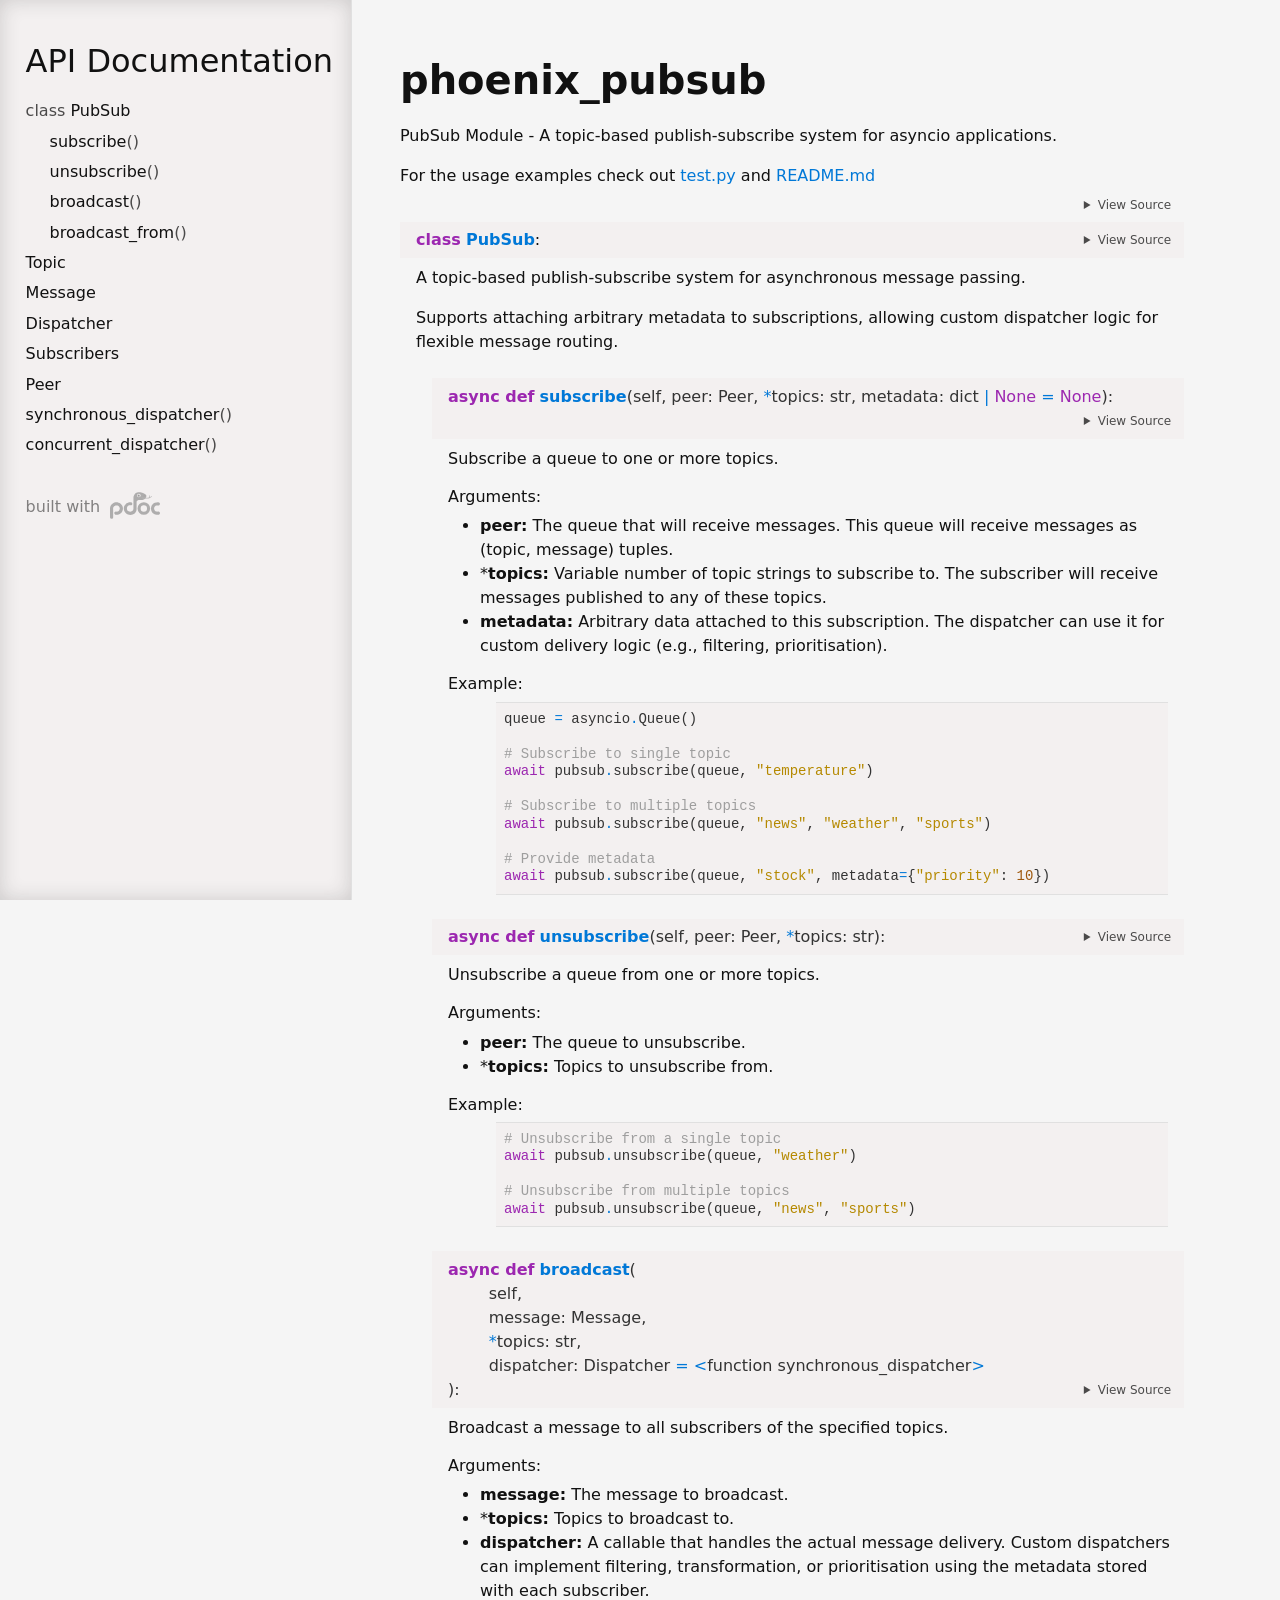
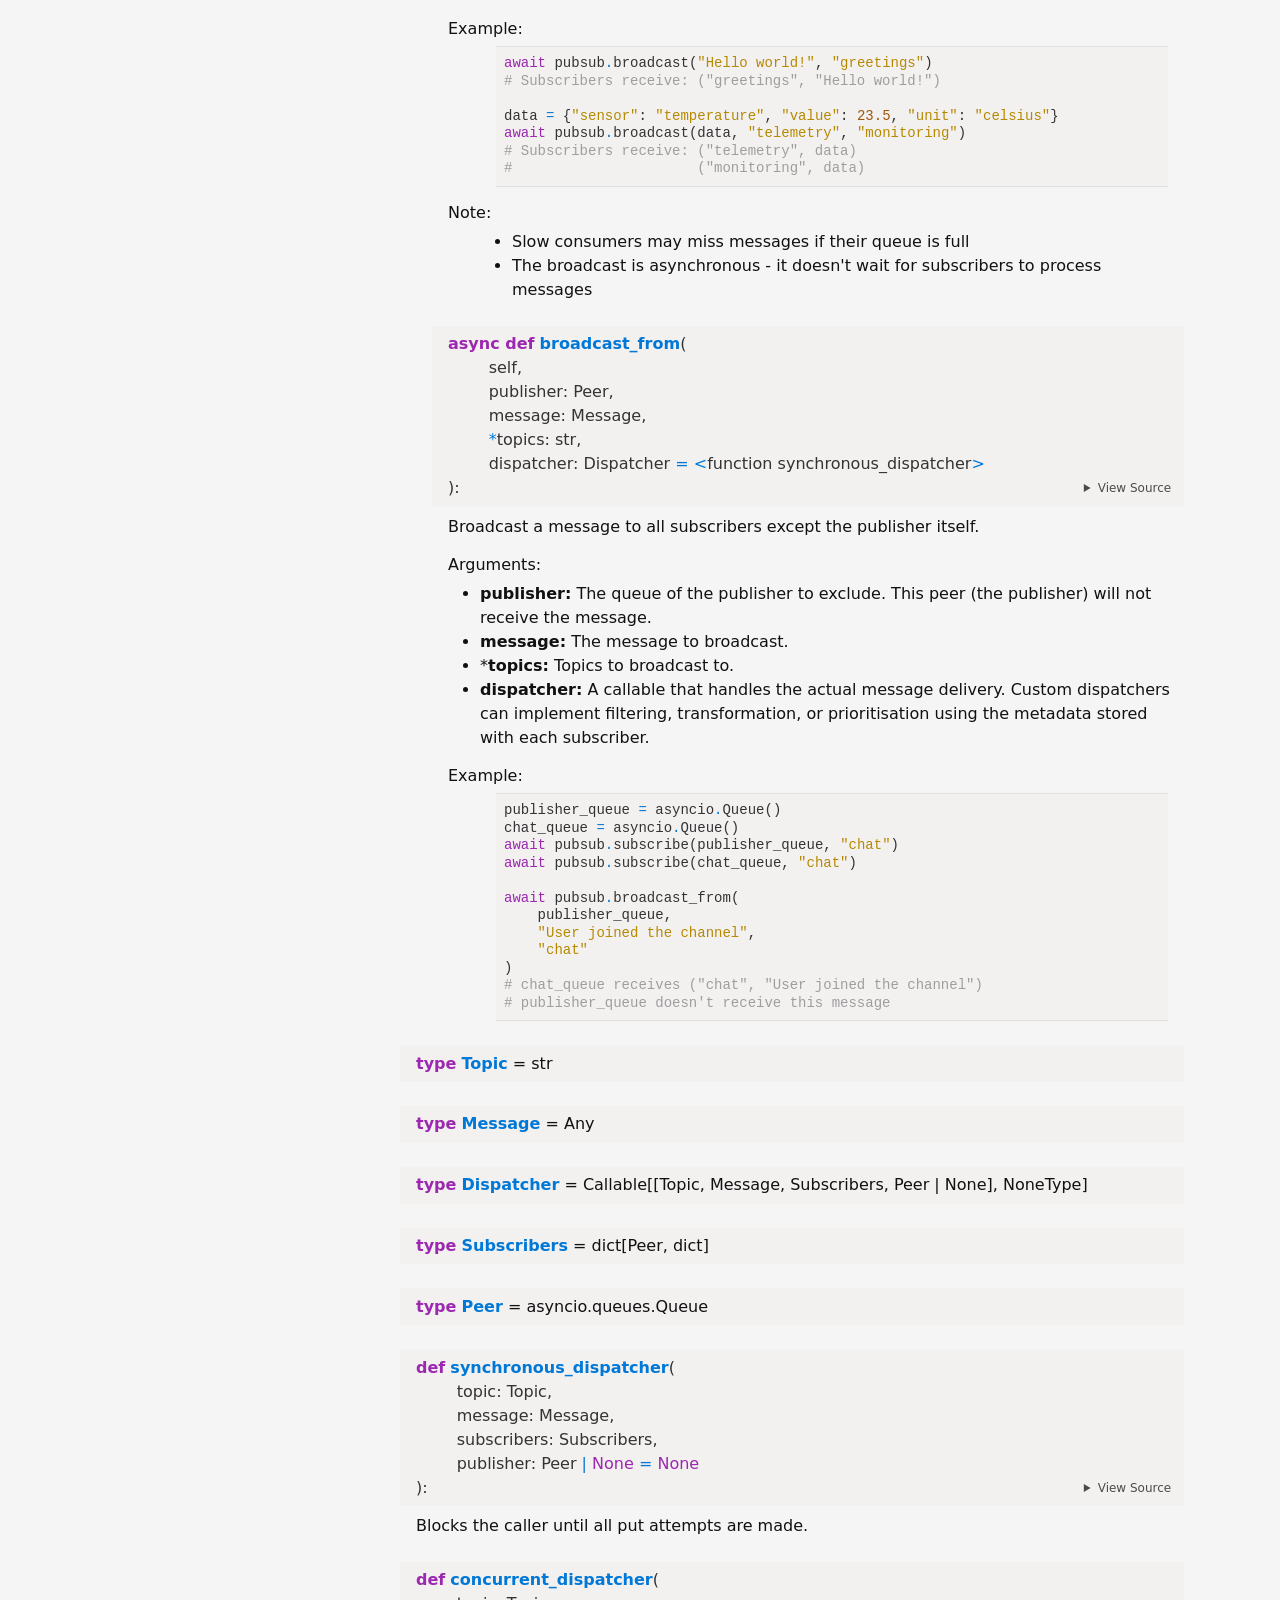
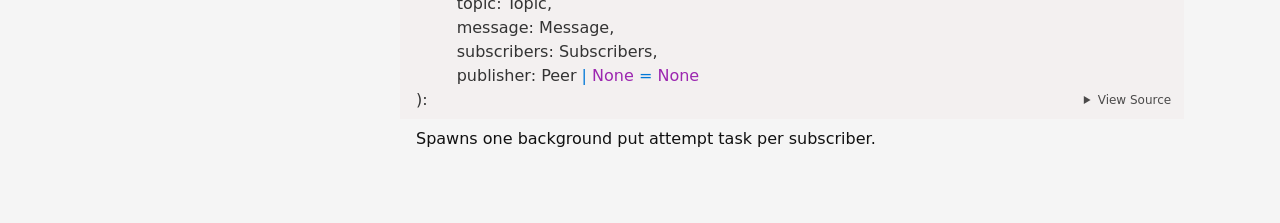
<file: docs/index.html>
<!doctype html>
<html lang="en">
<head>
    <meta charset="utf-8">
    <meta name="viewport" content="width=device-width, initial-scale=1">
    <meta name="generator" content="pdoc 16.0.0"/>
    <title>phoenix_pubsub API documentation</title>

    <style>/*! * Bootstrap Reboot v5.0.0 (https://getbootstrap.com/) * Copyright 2011-2021 The Bootstrap Authors * Copyright 2011-2021 Twitter, Inc. * Licensed under MIT (https://github.com/twbs/bootstrap/blob/main/LICENSE) * Forked from Normalize.css, licensed MIT (https://github.com/necolas/normalize.css/blob/master/LICENSE.md) */*,::after,::before{box-sizing:border-box}@media (prefers-reduced-motion:no-preference){:root{scroll-behavior:smooth}}body{margin:0;font-family:system-ui,-apple-system,"Segoe UI",Roboto,"Helvetica Neue",Arial,"Noto Sans","Liberation Sans",sans-serif,"Apple Color Emoji","Segoe UI Emoji","Segoe UI Symbol","Noto Color Emoji";font-size:1rem;font-weight:400;line-height:1.5;color:#212529;background-color:#fff;-webkit-text-size-adjust:100%;-webkit-tap-highlight-color:transparent}hr{margin:1rem 0;color:inherit;background-color:currentColor;border:0;opacity:.25}hr:not([size]){height:1px}h1,h2,h3,h4,h5,h6{margin-top:0;margin-bottom:.5rem;font-weight:500;line-height:1.2}h1{font-size:calc(1.375rem + 1.5vw)}@media (min-width:1200px){h1{font-size:2.5rem}}h2{font-size:calc(1.325rem + .9vw)}@media (min-width:1200px){h2{font-size:2rem}}h3{font-size:calc(1.3rem + .6vw)}@media (min-width:1200px){h3{font-size:1.75rem}}h4{font-size:calc(1.275rem + .3vw)}@media (min-width:1200px){h4{font-size:1.5rem}}h5{font-size:1.25rem}h6{font-size:1rem}p{margin-top:0;margin-bottom:1rem}abbr[data-bs-original-title],abbr[title]{-webkit-text-decoration:underline dotted;text-decoration:underline dotted;cursor:help;-webkit-text-decoration-skip-ink:none;text-decoration-skip-ink:none}address{margin-bottom:1rem;font-style:normal;line-height:inherit}ol,ul{padding-left:2rem}dl,ol,ul{margin-top:0;margin-bottom:1rem}ol ol,ol ul,ul ol,ul ul{margin-bottom:0}dt{font-weight:700}dd{margin-bottom:.5rem;margin-left:0}blockquote{margin:0 0 1rem}b,strong{font-weight:bolder}small{font-size:.875em}mark{padding:.2em;background-color:#fcf8e3}sub,sup{position:relative;font-size:.75em;line-height:0;vertical-align:baseline}sub{bottom:-.25em}sup{top:-.5em}a{color:#0d6efd;text-decoration:underline}a:hover{color:#0a58ca}a:not([href]):not([class]),a:not([href]):not([class]):hover{color:inherit;text-decoration:none}code,kbd,pre,samp{font-family:SFMono-Regular,Menlo,Monaco,Consolas,"Liberation Mono","Courier New",monospace;font-size:1em;direction:ltr;unicode-bidi:bidi-override}pre{display:block;margin-top:0;margin-bottom:1rem;overflow:auto;font-size:.875em}pre code{font-size:inherit;color:inherit;word-break:normal}code{font-size:.875em;color:#d63384;word-wrap:break-word}a>code{color:inherit}kbd{padding:.2rem .4rem;font-size:.875em;color:#fff;background-color:#212529;border-radius:.2rem}kbd kbd{padding:0;font-size:1em;font-weight:700}figure{margin:0 0 1rem}img,svg{vertical-align:middle}table{caption-side:bottom;border-collapse:collapse}caption{padding-top:.5rem;padding-bottom:.5rem;color:#6c757d;text-align:left}th{text-align:inherit;text-align:-webkit-match-parent}tbody,td,tfoot,th,thead,tr{border-color:inherit;border-style:solid;border-width:0}label{display:inline-block}button{border-radius:0}button:focus:not(:focus-visible){outline:0}button,input,optgroup,select,textarea{margin:0;font-family:inherit;font-size:inherit;line-height:inherit}button,select{text-transform:none}[role=button]{cursor:pointer}select{word-wrap:normal}select:disabled{opacity:1}[list]::-webkit-calendar-picker-indicator{display:none}[type=button],[type=reset],[type=submit],button{-webkit-appearance:button}[type=button]:not(:disabled),[type=reset]:not(:disabled),[type=submit]:not(:disabled),button:not(:disabled){cursor:pointer}::-moz-focus-inner{padding:0;border-style:none}textarea{resize:vertical}fieldset{min-width:0;padding:0;margin:0;border:0}legend{float:left;width:100%;padding:0;margin-bottom:.5rem;font-size:calc(1.275rem + .3vw);line-height:inherit}@media (min-width:1200px){legend{font-size:1.5rem}}legend+*{clear:left}::-webkit-datetime-edit-day-field,::-webkit-datetime-edit-fields-wrapper,::-webkit-datetime-edit-hour-field,::-webkit-datetime-edit-minute,::-webkit-datetime-edit-month-field,::-webkit-datetime-edit-text,::-webkit-datetime-edit-year-field{padding:0}::-webkit-inner-spin-button{height:auto}[type=search]{outline-offset:-2px;-webkit-appearance:textfield}::-webkit-search-decoration{-webkit-appearance:none}::-webkit-color-swatch-wrapper{padding:0}::file-selector-button{font:inherit}::-webkit-file-upload-button{font:inherit;-webkit-appearance:button}output{display:inline-block}iframe{border:0}summary{display:list-item;cursor:pointer}progress{vertical-align:baseline}[hidden]{display:none!important}</style>
<!-- Dark theme styles -->
<link rel="stylesheet" href="theme.css" media="(prefers-color-scheme: dark)">
<link rel="stylesheet" href="syntax-highlighting.css" media="(prefers-color-scheme: dark)">

<!-- Light theme styles -->
<link rel="stylesheet" href="theme-light.css" media="(prefers-color-scheme: light)">
<link rel="stylesheet" href="syntax-highlighting-light.css" media="(prefers-color-scheme: light)">
    <style>/*! layout.css */html, body{width:100%;height:100%;}html, main{scroll-behavior:smooth;}body{background-color:var(--pdoc-background);}@media (max-width:769px){#navtoggle{cursor:pointer;position:absolute;width:50px;height:40px;top:1rem;right:1rem;border-color:var(--text);color:var(--text);display:flex;opacity:0.8;z-index:999;}#navtoggle:hover{opacity:1;}#togglestate + div{display:none;}#togglestate:checked + div{display:inherit;}main, header{padding:2rem 3vw;}header + main{margin-top:-3rem;}.git-button{display:none !important;}nav input[type="search"]{max-width:77%;}nav input[type="search"]:first-child{margin-top:-6px;}nav input[type="search"]:valid ~ *{display:none !important;}}@media (min-width:770px){:root{--sidebar-width:clamp(12.5rem, 28vw, 22rem);}nav{position:fixed;overflow:auto;height:100vh;width:var(--sidebar-width);}main, header{padding:3rem 2rem 3rem calc(var(--sidebar-width) + 3rem);width:calc(54rem + var(--sidebar-width));max-width:100%;}header + main{margin-top:-4rem;}#navtoggle{display:none;}}#togglestate{position:absolute;height:0;opacity:0;}nav.pdoc{--pad:clamp(0.5rem, 2vw, 1.75rem);--indent:1.5rem;background-color:var(--accent);border-right:1px solid var(--accent2);box-shadow:0 0 20px rgba(50, 50, 50, .2) inset;padding:0 0 0 var(--pad);overflow-wrap:anywhere;scrollbar-width:thin; scrollbar-color:var(--accent2) transparent; z-index:1}nav.pdoc::-webkit-scrollbar{width:.4rem; }nav.pdoc::-webkit-scrollbar-thumb{background-color:var(--accent2); }nav.pdoc > div{padding:var(--pad) 0;}nav.pdoc .module-list-button{display:inline-flex;align-items:center;color:var(--text);border-color:var(--muted);margin-bottom:1rem;}nav.pdoc .module-list-button:hover{border-color:var(--text);}nav.pdoc input[type=search]{display:block;outline-offset:0;width:calc(100% - var(--pad));}nav.pdoc .logo{max-width:calc(100% - var(--pad));max-height:35vh;display:block;margin:0 auto 1rem;transform:translate(calc(-.5 * var(--pad)), 0);}nav.pdoc ul{list-style:none;padding-left:0;}nav.pdoc > div > ul{margin-left:calc(0px - var(--pad));}nav.pdoc li a{padding:.2rem 0 .2rem calc(var(--pad) + var(--indent));}nav.pdoc > div > ul > li > a{padding-left:var(--pad);}nav.pdoc li{transition:all 100ms;}nav.pdoc li:hover{background-color:var(--nav-hover);}nav.pdoc a, nav.pdoc a:hover{color:var(--text);}nav.pdoc a{display:block;}nav.pdoc > h2:first-of-type{margin-top:1.5rem;}nav.pdoc .class:before{content:"class ";color:var(--muted);}nav.pdoc .function:after{content:"()";color:var(--muted);}nav.pdoc footer:before{content:"";display:block;width:calc(100% - var(--pad));border-top:solid var(--accent2) 1px;margin-top:1.5rem;padding-top:.5rem;}nav.pdoc footer{font-size:small;}</style>
    <style>/*! content.css */.pdoc{color:var(--text);box-sizing:border-box;line-height:1.5;background:none;}.pdoc .pdoc-button{cursor:pointer;display:inline-block;border:solid black 1px;border-radius:2px;font-size:.75rem;padding:calc(0.5em - 1px) 1em;transition:100ms all;}.pdoc .alert{padding:1rem 1rem 1rem calc(1.5rem + 24px);border:1px solid transparent;border-radius:.25rem;background-repeat:no-repeat;background-position:.75rem center;margin-bottom:1rem;}.pdoc .alert > em{display:none;}.pdoc .alert > *:last-child{margin-bottom:0;}.pdoc .alert.note{color:#084298;background-color:#cfe2ff;border-color:#b6d4fe;background-image:url("data:image/svg+xml,%3Csvg%20xmlns%3D%22http%3A//www.w3.org/2000/svg%22%20width%3D%2224%22%20height%3D%2224%22%20fill%3D%22%23084298%22%20viewBox%3D%220%200%2016%2016%22%3E%3Cpath%20d%3D%22M8%2016A8%208%200%201%200%208%200a8%208%200%200%200%200%2016zm.93-9.412-1%204.705c-.07.34.029.533.304.533.194%200%20.487-.07.686-.246l-.088.416c-.287.346-.92.598-1.465.598-.703%200-1.002-.422-.808-1.319l.738-3.468c.064-.293.006-.399-.287-.47l-.451-.081.082-.381%202.29-.287zM8%205.5a1%201%200%201%201%200-2%201%201%200%200%201%200%202z%22/%3E%3C/svg%3E");}.pdoc .alert.tip{color:#0a3622;background-color:#d1e7dd;border-color:#a3cfbb;background-image:url("data:image/svg+xml,%3Csvg%20xmlns%3D%22http%3A//www.w3.org/2000/svg%22%20width%3D%2224%22%20height%3D%2224%22%20fill%3D%22%230a3622%22%20viewBox%3D%220%200%2016%2016%22%3E%3Cpath%20d%3D%22M2%206a6%206%200%201%201%2010.174%204.31c-.203.196-.359.4-.453.619l-.762%201.769A.5.5%200%200%201%2010.5%2013a.5.5%200%200%201%200%201%20.5.5%200%200%201%200%201l-.224.447a1%201%200%200%201-.894.553H6.618a1%201%200%200%201-.894-.553L5.5%2015a.5.5%200%200%201%200-1%20.5.5%200%200%201%200-1%20.5.5%200%200%201-.46-.302l-.761-1.77a2%202%200%200%200-.453-.618A5.98%205.98%200%200%201%202%206m6-5a5%205%200%200%200-3.479%208.592c.263.254.514.564.676.941L5.83%2012h4.342l.632-1.467c.162-.377.413-.687.676-.941A5%205%200%200%200%208%201%22/%3E%3C/svg%3E");}.pdoc .alert.important{color:#055160;background-color:#cff4fc;border-color:#9eeaf9;background-image:url("data:image/svg+xml,%3Csvg%20xmlns%3D%22http%3A//www.w3.org/2000/svg%22%20width%3D%2224%22%20height%3D%2224%22%20fill%3D%22%23055160%22%20viewBox%3D%220%200%2016%2016%22%3E%3Cpath%20d%3D%22M2%200a2%202%200%200%200-2%202v12a2%202%200%200%200%202%202h12a2%202%200%200%200%202-2V2a2%202%200%200%200-2-2zm6%204c.535%200%20.954.462.9.995l-.35%203.507a.552.552%200%200%201-1.1%200L7.1%204.995A.905.905%200%200%201%208%204m.002%206a1%201%200%201%201%200%202%201%201%200%200%201%200-2%22/%3E%3C/svg%3E");}.pdoc .alert.warning{color:#664d03;background-color:#fff3cd;border-color:#ffecb5;background-image:url("data:image/svg+xml,%3Csvg%20xmlns%3D%22http%3A//www.w3.org/2000/svg%22%20width%3D%2224%22%20height%3D%2224%22%20fill%3D%22%23664d03%22%20viewBox%3D%220%200%2016%2016%22%3E%3Cpath%20d%3D%22M8.982%201.566a1.13%201.13%200%200%200-1.96%200L.165%2013.233c-.457.778.091%201.767.98%201.767h13.713c.889%200%201.438-.99.98-1.767L8.982%201.566zM8%205c.535%200%20.954.462.9.995l-.35%203.507a.552.552%200%200%201-1.1%200L7.1%205.995A.905.905%200%200%201%208%205zm.002%206a1%201%200%201%201%200%202%201%201%200%200%201%200-2z%22/%3E%3C/svg%3E");}.pdoc .alert.caution{color:#842029;background-color:#f8d7da;border-color:#f5c2c7;background-image:url("data:image/svg+xml,%3Csvg%20xmlns%3D%22http%3A//www.w3.org/2000/svg%22%20width%3D%2224%22%20height%3D%2224%22%20fill%3D%22%23842029%22%20viewBox%3D%220%200%2016%2016%22%3E%3Cpath%20d%3D%22M11.46.146A.5.5%200%200%200%2011.107%200H4.893a.5.5%200%200%200-.353.146L.146%204.54A.5.5%200%200%200%200%204.893v6.214a.5.5%200%200%200%20.146.353l4.394%204.394a.5.5%200%200%200%20.353.146h6.214a.5.5%200%200%200%20.353-.146l4.394-4.394a.5.5%200%200%200%20.146-.353V4.893a.5.5%200%200%200-.146-.353zM8%204c.535%200%20.954.462.9.995l-.35%203.507a.552.552%200%200%201-1.1%200L7.1%204.995A.905.905%200%200%201%208%204m.002%206a1%201%200%201%201%200%202%201%201%200%200%201%200-2%22/%3E%3C/svg%3E");}.pdoc .alert.danger{color:#842029;background-color:#f8d7da;border-color:#f5c2c7;background-image:url("data:image/svg+xml,%3Csvg%20xmlns%3D%22http%3A//www.w3.org/2000/svg%22%20width%3D%2224%22%20height%3D%2224%22%20fill%3D%22%23842029%22%20viewBox%3D%220%200%2016%2016%22%3E%3Cpath%20d%3D%22M5.52.359A.5.5%200%200%201%206%200h4a.5.5%200%200%201%20.474.658L8.694%206H12.5a.5.5%200%200%201%20.395.807l-7%209a.5.5%200%200%201-.873-.454L6.823%209.5H3.5a.5.5%200%200%201-.48-.641l2.5-8.5z%22/%3E%3C/svg%3E");}.pdoc .visually-hidden{position:absolute !important;width:1px !important;height:1px !important;padding:0 !important;margin:-1px !important;overflow:hidden !important;clip:rect(0, 0, 0, 0) !important;white-space:nowrap !important;border:0 !important;}.pdoc h1, .pdoc h2, .pdoc h3{font-weight:300;margin:.3em 0;padding:.2em 0;}.pdoc > section:not(.module-info) h1{font-size:1.5rem;font-weight:500;}.pdoc > section:not(.module-info) h2{font-size:1.4rem;font-weight:500;}.pdoc > section:not(.module-info) h3{font-size:1.3rem;font-weight:500;}.pdoc > section:not(.module-info) h4{font-size:1.2rem;}.pdoc > section:not(.module-info) h5{font-size:1.1rem;}.pdoc a{text-decoration:none;color:var(--link);}.pdoc a:hover{color:var(--link-hover);}.pdoc blockquote{margin-left:2rem;}.pdoc pre{border-top:1px solid var(--accent2);border-bottom:1px solid var(--accent2);margin-top:0;margin-bottom:1em;padding:.5rem 0 .5rem .5rem;overflow-x:auto;background-color:var(--code);}.pdoc code{color:var(--text);padding:.2em .4em;margin:0;font-size:85%;background-color:var(--accent);border-radius:6px;}.pdoc a > code{color:inherit;}.pdoc pre > code{display:inline-block;font-size:inherit;background:none;border:none;padding:0;}.pdoc > section:not(.module-info){margin-bottom:1.5rem;}.pdoc .modulename{margin-top:0;font-weight:bold;}.pdoc .modulename a{color:var(--link);transition:100ms all;}.pdoc .git-button{float:right;border:solid var(--link) 1px;}.pdoc .git-button:hover{background-color:var(--link);color:var(--pdoc-background);}.view-source-toggle-state,.view-source-toggle-state ~ .pdoc-code{display:none;}.view-source-toggle-state:checked ~ .pdoc-code{display:block;}.view-source-button{display:inline-block;float:right;font-size:.75rem;line-height:1.5rem;color:var(--muted);padding:0 .4rem 0 1.3rem;cursor:pointer;text-indent:-2px;}.view-source-button > span{visibility:hidden;}.module-info .view-source-button{float:none;display:flex;justify-content:flex-end;margin:-1.2rem .4rem -.2rem 0;}.view-source-button::before{position:absolute;content:"View Source";display:list-item;list-style-type:disclosure-closed;}.view-source-toggle-state:checked ~ .attr .view-source-button::before,.view-source-toggle-state:checked ~ .view-source-button::before{list-style-type:disclosure-open;}.pdoc .docstring{margin-bottom:1.5rem;}.pdoc section:not(.module-info) .docstring{margin-left:clamp(0rem, 5vw - 2rem, 1rem);}.pdoc .docstring .pdoc-code{margin-left:1em;margin-right:1em;}.pdoc h1:target,.pdoc h2:target,.pdoc h3:target,.pdoc h4:target,.pdoc h5:target,.pdoc h6:target,.pdoc .pdoc-code > pre > span:target{background-color:var(--active);box-shadow:-1rem 0 0 0 var(--active);}.pdoc .pdoc-code > pre > span:target{display:block;}.pdoc div:target > .attr,.pdoc section:target > .attr,.pdoc dd:target > a{background-color:var(--active);}.pdoc *{scroll-margin:2rem;}.pdoc .pdoc-code .linenos{user-select:none;}.pdoc .attr:hover{filter:contrast(0.95);}.pdoc section, .pdoc .classattr{position:relative;}.pdoc .headerlink{--width:clamp(1rem, 3vw, 2rem);position:absolute;top:0;left:calc(0rem - var(--width));transition:all 100ms ease-in-out;opacity:0;}.pdoc .headerlink::before{content:"#";display:block;text-align:center;width:var(--width);height:2.3rem;line-height:2.3rem;font-size:1.5rem;}.pdoc .attr:hover ~ .headerlink,.pdoc *:target > .headerlink,.pdoc .headerlink:hover{opacity:1;}.pdoc .attr{display:block;margin:.5rem 0 .5rem;padding:.4rem .4rem .4rem 1rem;background-color:var(--accent);overflow-x:auto;}.pdoc .classattr{margin-left:2rem;}.pdoc .decorator-deprecated{color:#842029;}.pdoc .decorator-deprecated ~ span{filter:grayscale(1) opacity(0.8);}.pdoc .name{color:var(--name);font-weight:bold;}.pdoc .def{color:var(--def);font-weight:bold;}.pdoc .signature{background-color:transparent;}.pdoc .param, .pdoc .return-annotation{white-space:pre;}.pdoc .signature.multiline .param{display:block;}.pdoc .signature.condensed .param{display:inline-block;}.pdoc .annotation{color:var(--annotation);}.pdoc .view-value-toggle-state,.pdoc .view-value-toggle-state ~ .default_value{display:none;}.pdoc .view-value-toggle-state:checked ~ .default_value{display:inherit;}.pdoc .view-value-button{font-size:.5rem;vertical-align:middle;border-style:dashed;margin-top:-0.1rem;}.pdoc .view-value-button:hover{background:white;}.pdoc .view-value-button::before{content:"show";text-align:center;width:2.2em;display:inline-block;}.pdoc .view-value-toggle-state:checked ~ .view-value-button::before{content:"hide";}.pdoc .inherited{margin-left:2rem;}.pdoc .inherited dt{font-weight:700;}.pdoc .inherited dt, .pdoc .inherited dd{display:inline;margin-left:0;margin-bottom:.5rem;}.pdoc .inherited dd:not(:last-child):after{content:", ";}.pdoc .inherited .class:before{content:"class ";}.pdoc .inherited .function a:after{content:"()";}.pdoc .search-result .docstring{overflow:auto;max-height:25vh;}.pdoc .search-result.focused > .attr{background-color:var(--active);}.pdoc .attribution{margin-top:2rem;display:block;opacity:0.5;transition:all 200ms;filter:grayscale(100%);}.pdoc .attribution:hover{opacity:1;filter:grayscale(0%);}.pdoc .attribution img{margin-left:5px;height:27px;vertical-align:bottom;width:50px;transition:all 200ms;}.pdoc table{display:block;width:max-content;max-width:100%;overflow:auto;margin-bottom:1rem;}.pdoc table th{font-weight:600;}.pdoc table th, .pdoc table td{padding:6px 13px;border:1px solid var(--accent2);}</style>
    <style>/*! custom.css */</style></head>
<body>
    <nav class="pdoc">
        <label id="navtoggle" for="togglestate" class="pdoc-button"><svg xmlns='http://www.w3.org/2000/svg' viewBox='0 0 30 30'><path stroke-linecap='round' stroke="currentColor" stroke-miterlimit='10' stroke-width='2' d='M4 7h22M4 15h22M4 23h22'/></svg></label>
        <input id="togglestate" type="checkbox" aria-hidden="true" tabindex="-1">
        <div>




            <h2>API Documentation</h2>
                <ul class="memberlist">
            <li>
                    <a class="class" href="#PubSub">PubSub</a>
                            <ul class="memberlist">
                        <li>
                                <a class="function" href="#PubSub.subscribe">subscribe</a>
                        </li>
                        <li>
                                <a class="function" href="#PubSub.unsubscribe">unsubscribe</a>
                        </li>
                        <li>
                                <a class="function" href="#PubSub.broadcast">broadcast</a>
                        </li>
                        <li>
                                <a class="function" href="#PubSub.broadcast_from">broadcast_from</a>
                        </li>
                </ul>

            </li>
            <li>
                    <a class="variable" href="#Topic">Topic</a>
            </li>
            <li>
                    <a class="variable" href="#Message">Message</a>
            </li>
            <li>
                    <a class="variable" href="#Dispatcher">Dispatcher</a>
            </li>
            <li>
                    <a class="variable" href="#Subscribers">Subscribers</a>
            </li>
            <li>
                    <a class="variable" href="#Peer">Peer</a>
            </li>
            <li>
                    <a class="function" href="#synchronous_dispatcher">synchronous_dispatcher</a>
            </li>
            <li>
                    <a class="function" href="#concurrent_dispatcher">concurrent_dispatcher</a>
            </li>
    </ul>



        <a class="attribution" title="pdoc: Python API documentation generator" href="https://pdoc.dev" target="_blank">
            built with <span class="visually-hidden">pdoc</span><img
                alt="pdoc logo"
                src="data:image/svg+xml,%3Csvg%20xmlns%3D%22http%3A//www.w3.org/2000/svg%22%20role%3D%22img%22%20aria-label%3D%22pdoc%20logo%22%20width%3D%22300%22%20height%3D%22160%22%20viewBox%3D%220%200%20150%2080%22%3E%3Ctitle%3Epdoc%3C/title%3E%3Cpath%20d%3D%22M132.316%2048.886c.276-4.679%202.342-6.698%204.409-7.982s4.27-1.165%206.751-1.055c1.586.07%203.044.156%204.222-.482%201.142-.619%202.026-1.932%202.162-3.739.268-3.576-1.929-5.368-5.006-5.551s-7.599.524-10.517%201.606c-4.455%201.652-8.588%206.606-9.552%208.992s-2.342%206.193-1.745%2010.873%202.664%209.221%205.878%2011.79%205.878%203.808%2010.103%204.312%203.444.229%206.062.229%205.006-2.202%204.914-4.909-2.296-5.001-4.501-4.863-3.077.505-5.281.229-7.715-2.064-7.899-9.451z%22%20fill%3D%22%23198754%22/%3E%3Ccircle%20cx%3D%22101.504%22%20cy%3D%2248.943%22%20r%3D%2214.208%22%20fill%3D%22none%22%20stroke%3D%22%23198754%22%20stroke-width%3D%229.354%22/%3E%3Cpath%20d%3D%22M87.81.002c-3.637.065-5.001.454-7.014%201.232s-3.443%201.363-6.3%204.282c-1.723%201.76-3.148%205.019-3.776%207.329-.413%201.521-.316%202.63-.316%202.63l-.195%2034.612c.065%205.774-6.755%208.305-9.612%208.37s-9.678-1.038-9.743-9.408%207.128-9.521%208.362-9.521c1.413-.13%202.526-.021%203.718-.016%202.071.009%204.157-.778%204.092-4.671s-4.157-4.736-4.157-4.736c-6.3-.843-11.43%202.206-11.43%202.206S40.917%2038.15%2041.372%2049.634%2051.568%2068.19%2061.311%2068.125s18.316-7.007%2018.445-17.193l.13-22.772c.046-2.291%202.683-3.644%204.476-4.203.745-.232%201.694-.274%201.694-.274l10.457-.13s4.871-.324%207.729-3.114%204.352-6.294%204.352-6.294.974-3.049.13-4.606-.195-1.233-2.792-3.309-8.573-4.477-8.573-4.477S91.447-.063%2087.81.002zM0%2047.169l.065%2028.417S0%2080.127%204.481%2079.997s5.072-3.866%205.049-4.152l-.113-28.482s1.624-7.656%209.937-7.721%2010.002%206.942%2010.002%208.499-.909%2010.51-9.093%2010.51c-.948%200-2.99-.567-4.145-.272-3.919%201-3.194%204.554-3.194%204.554s.065%205.061%207.404%204.996%2018.575-6.034%2018.575-19.074S26.953%2030.04%2019.549%2029.91%201.234%2035.296%200%2047.169z%22%20fill%3D%22%23198754%22/%3E%3Cg%20transform%3D%22matrix%28.325601%200%200%20.325256%20-10.32669%20-45.802786%29%22%3E%3Ccircle%20cx%3D%22297.554%22%20cy%3D%22172.286%22%20r%3D%2216.5%22%20fill%3D%22%23fff%22/%3E%3Cellipse%20cx%3D%22297.709%22%20cy%3D%22172.642%22%20rx%3D%2211.071%22%20ry%3D%2210.871%22%20fill%3D%22%23105a48%22/%3E%3Ccircle%20cx%3D%22304.104%22%20cy%3D%22167.667%22%20r%3D%224.5%22%20fill%3D%22%23fff%22/%3E%3C/g%3E%3Cpath%20d%3D%22M94.661%2017.032l.893-1.476s.99.714%201.916.925%201.575.114%202.955.114l14.565-.162c1.283-.032%203.085-.762%203.02-3.293s-.373-3.503-.373-3.503l1.283-.487s.52.503.877%201.573.309%201.995.292%202.66-.227%201.541-.227%201.541%201.564-.308%202.359-1.038.823-.779%201.489-1.508.812-.86.812-.86.552-.13.877.26.341.957.065%201.46-1.672%202.206-3.247%203.066-2.76%201.427-3.929%201.768-3.848.73-7.063.714l-10.944-.114s-2.143-.081-3.02-.373-2.241-.973-2.598-1.265z%22%20fill%3D%22%23d36d49%22/%3E%3Cg%20fill%3D%22%23105a48%22%3E%3Cellipse%20cx%3D%2293.052%22%20cy%3D%2243.567%22%20rx%3D%22.869%22%20ry%3D%221.014%22%20transform%3D%22rotate%28341.022%29%22/%3E%3Cellipse%20cx%3D%22104.3%22%20cy%3D%22-16.184%22%20rx%3D%22.865%22%20ry%3D%221.009%22%20transform%3D%22rotate%2814.786%29%22/%3E%3C/g%3E%3C/svg%3E"/>
        </a>
</div>
    </nav>
    <main class="pdoc">
            <section class="module-info">
                    <h1 class="modulename">
phoenix_pubsub    </h1>

                        <div class="docstring"><p>PubSub Module - A topic-based publish-subscribe system for asyncio applications.</p>

<p>For the usage examples check out <a href="https://github.com/0riginaln0/phoenix-pubsub/blob/main/src/phoenix_pubsub/test.py">test.py</a> and <a href="https://github.com/0riginaln0/phoenix-pubsub/blob/main/README.md">README.md</a></p>
</div>

                        <input id="mod-phoenix_pubsub-view-source" class="view-source-toggle-state" type="checkbox" aria-hidden="true" tabindex="-1">

                        <label class="view-source-button" for="mod-phoenix_pubsub-view-source"><span>View Source</span></label>

                        <div class="pdoc-code codehilite"><pre><span></span><span id="L-1"><a href="#L-1"><span class="linenos">1</span></a><span class="sd">&quot;&quot;&quot;</span>
</span><span id="L-2"><a href="#L-2"><span class="linenos">2</span></a><span class="sd">PubSub Module - A topic-based publish-subscribe system for asyncio applications.</span>
</span><span id="L-3"><a href="#L-3"><span class="linenos">3</span></a>
</span><span id="L-4"><a href="#L-4"><span class="linenos">4</span></a><span class="sd">For the usage examples check out [test.py](https://github.com/0riginaln0/phoenix-pubsub/blob/main/src/phoenix_pubsub/test.py) and [README.md](https://github.com/0riginaln0/phoenix-pubsub/blob/main/README.md)</span>
</span><span id="L-5"><a href="#L-5"><span class="linenos">5</span></a><span class="sd">&quot;&quot;&quot;</span>
</span><span id="L-6"><a href="#L-6"><span class="linenos">6</span></a>
</span><span id="L-7"><a href="#L-7"><span class="linenos">7</span></a><span class="kn">from</span><span class="w"> </span><span class="nn">.phoenix_pubsub</span><span class="w"> </span><span class="kn">import</span> <span class="n">PubSub</span><span class="p">,</span> <span class="n">Topic</span><span class="p">,</span> <span class="n">Message</span><span class="p">,</span> <span class="n">Dispatcher</span><span class="p">,</span> <span class="n">Subscribers</span><span class="p">,</span> <span class="n">Peer</span><span class="p">,</span> <span class="n">synchronous_dispatcher</span><span class="p">,</span> <span class="n">concurrent_dispatcher</span>
</span><span id="L-8"><a href="#L-8"><span class="linenos">8</span></a>
</span><span id="L-9"><a href="#L-9"><span class="linenos">9</span></a><span class="n">__all__</span> <span class="o">=</span> <span class="p">[</span><span class="s2">&quot;PubSub&quot;</span><span class="p">,</span> <span class="s2">&quot;Topic&quot;</span><span class="p">,</span> <span class="s2">&quot;Message&quot;</span><span class="p">,</span> <span class="s2">&quot;Dispatcher&quot;</span><span class="p">,</span> <span class="s2">&quot;Subscribers&quot;</span><span class="p">,</span> <span class="s2">&quot;Peer&quot;</span><span class="p">,</span> <span class="s2">&quot;synchronous_dispatcher&quot;</span><span class="p">,</span> <span class="s2">&quot;concurrent_dispatcher&quot;</span><span class="p">]</span>
</span></pre></div>


            </section>
                <section id="PubSub">
                            <input id="PubSub-view-source" class="view-source-toggle-state" type="checkbox" aria-hidden="true" tabindex="-1">
<div class="attr class">
            
    <span class="def">class</span>
    <span class="name">PubSub</span>:

                <label class="view-source-button" for="PubSub-view-source"><span>View Source</span></label>

    </div>
    <a class="headerlink" href="#PubSub"></a>
            <div class="pdoc-code codehilite"><pre><span></span><span id="PubSub-62"><a href="#PubSub-62"><span class="linenos"> 62</span></a><span class="k">class</span><span class="w"> </span><span class="nc">PubSub</span><span class="p">:</span>
</span><span id="PubSub-63"><a href="#PubSub-63"><span class="linenos"> 63</span></a><span class="w">    </span><span class="sd">&quot;&quot;&quot;</span>
</span><span id="PubSub-64"><a href="#PubSub-64"><span class="linenos"> 64</span></a><span class="sd">    A topic-based publish-subscribe system for asynchronous message passing.</span>
</span><span id="PubSub-65"><a href="#PubSub-65"><span class="linenos"> 65</span></a>
</span><span id="PubSub-66"><a href="#PubSub-66"><span class="linenos"> 66</span></a><span class="sd">    Supports attaching arbitrary metadata to subscriptions, allowing custom</span>
</span><span id="PubSub-67"><a href="#PubSub-67"><span class="linenos"> 67</span></a><span class="sd">    dispatcher logic for flexible message routing.</span>
</span><span id="PubSub-68"><a href="#PubSub-68"><span class="linenos"> 68</span></a><span class="sd">    &quot;&quot;&quot;</span>
</span><span id="PubSub-69"><a href="#PubSub-69"><span class="linenos"> 69</span></a>
</span><span id="PubSub-70"><a href="#PubSub-70"><span class="linenos"> 70</span></a>    <span class="k">def</span><span class="w"> </span><span class="fm">__init__</span><span class="p">(</span><span class="bp">self</span><span class="p">):</span>
</span><span id="PubSub-71"><a href="#PubSub-71"><span class="linenos"> 71</span></a>        <span class="bp">self</span><span class="o">.</span><span class="n">_topics</span><span class="p">:</span> <span class="n">Registry</span> <span class="o">=</span> <span class="n">defaultdict</span><span class="p">(</span><span class="nb">dict</span><span class="p">)</span>
</span><span id="PubSub-72"><a href="#PubSub-72"><span class="linenos"> 72</span></a>        <span class="s2">&quot;Dictionary mapping Topics to Subscribers&quot;</span>
</span><span id="PubSub-73"><a href="#PubSub-73"><span class="linenos"> 73</span></a>        <span class="bp">self</span><span class="o">.</span><span class="n">_lock</span> <span class="o">=</span> <span class="n">asyncio</span><span class="o">.</span><span class="n">Lock</span><span class="p">()</span>
</span><span id="PubSub-74"><a href="#PubSub-74"><span class="linenos"> 74</span></a>        <span class="s2">&quot;Lock for thread-safe operations on the registry&quot;</span>
</span><span id="PubSub-75"><a href="#PubSub-75"><span class="linenos"> 75</span></a>
</span><span id="PubSub-76"><a href="#PubSub-76"><span class="linenos"> 76</span></a>    <span class="k">async</span> <span class="k">def</span><span class="w"> </span><span class="nf">subscribe</span><span class="p">(</span>
</span><span id="PubSub-77"><a href="#PubSub-77"><span class="linenos"> 77</span></a>        <span class="bp">self</span><span class="p">,</span> <span class="n">peer</span><span class="p">:</span> <span class="n">Peer</span><span class="p">,</span> <span class="o">*</span><span class="n">topics</span><span class="p">:</span> <span class="nb">str</span><span class="p">,</span> <span class="n">metadata</span><span class="p">:</span> <span class="n">Optional</span><span class="p">[</span><span class="nb">dict</span><span class="p">]</span> <span class="o">=</span> <span class="kc">None</span>
</span><span id="PubSub-78"><a href="#PubSub-78"><span class="linenos"> 78</span></a>    <span class="p">):</span>
</span><span id="PubSub-79"><a href="#PubSub-79"><span class="linenos"> 79</span></a><span class="w">        </span><span class="sd">&quot;&quot;&quot;</span>
</span><span id="PubSub-80"><a href="#PubSub-80"><span class="linenos"> 80</span></a><span class="sd">        Subscribe a queue to one or more topics.</span>
</span><span id="PubSub-81"><a href="#PubSub-81"><span class="linenos"> 81</span></a>
</span><span id="PubSub-82"><a href="#PubSub-82"><span class="linenos"> 82</span></a><span class="sd">        Args:</span>
</span><span id="PubSub-83"><a href="#PubSub-83"><span class="linenos"> 83</span></a><span class="sd">            peer: The queue that will receive messages.</span>
</span><span id="PubSub-84"><a href="#PubSub-84"><span class="linenos"> 84</span></a><span class="sd">                This queue will receive messages as (topic, message) tuples.</span>
</span><span id="PubSub-85"><a href="#PubSub-85"><span class="linenos"> 85</span></a><span class="sd">            *topics: Variable number of topic strings to subscribe to.</span>
</span><span id="PubSub-86"><a href="#PubSub-86"><span class="linenos"> 86</span></a><span class="sd">                The subscriber will receive messages published to any of these topics.</span>
</span><span id="PubSub-87"><a href="#PubSub-87"><span class="linenos"> 87</span></a><span class="sd">            metadata: Arbitrary data attached to this subscription.</span>
</span><span id="PubSub-88"><a href="#PubSub-88"><span class="linenos"> 88</span></a><span class="sd">                The dispatcher can use it for custom delivery logic (e.g., filtering,</span>
</span><span id="PubSub-89"><a href="#PubSub-89"><span class="linenos"> 89</span></a><span class="sd">                prioritisation).</span>
</span><span id="PubSub-90"><a href="#PubSub-90"><span class="linenos"> 90</span></a>
</span><span id="PubSub-91"><a href="#PubSub-91"><span class="linenos"> 91</span></a><span class="sd">        Example:</span>
</span><span id="PubSub-92"><a href="#PubSub-92"><span class="linenos"> 92</span></a><span class="sd">            ```python</span>
</span><span id="PubSub-93"><a href="#PubSub-93"><span class="linenos"> 93</span></a><span class="sd">            queue = asyncio.Queue()</span>
</span><span id="PubSub-94"><a href="#PubSub-94"><span class="linenos"> 94</span></a>
</span><span id="PubSub-95"><a href="#PubSub-95"><span class="linenos"> 95</span></a><span class="sd">            # Subscribe to single topic</span>
</span><span id="PubSub-96"><a href="#PubSub-96"><span class="linenos"> 96</span></a><span class="sd">            await pubsub.subscribe(queue, &quot;temperature&quot;)</span>
</span><span id="PubSub-97"><a href="#PubSub-97"><span class="linenos"> 97</span></a>
</span><span id="PubSub-98"><a href="#PubSub-98"><span class="linenos"> 98</span></a><span class="sd">            # Subscribe to multiple topics</span>
</span><span id="PubSub-99"><a href="#PubSub-99"><span class="linenos"> 99</span></a><span class="sd">            await pubsub.subscribe(queue, &quot;news&quot;, &quot;weather&quot;, &quot;sports&quot;)</span>
</span><span id="PubSub-100"><a href="#PubSub-100"><span class="linenos">100</span></a>
</span><span id="PubSub-101"><a href="#PubSub-101"><span class="linenos">101</span></a><span class="sd">            # Provide metadata</span>
</span><span id="PubSub-102"><a href="#PubSub-102"><span class="linenos">102</span></a><span class="sd">            await pubsub.subscribe(queue, &quot;stock&quot;, metadata={&quot;priority&quot;: 10})</span>
</span><span id="PubSub-103"><a href="#PubSub-103"><span class="linenos">103</span></a><span class="sd">            ```</span>
</span><span id="PubSub-104"><a href="#PubSub-104"><span class="linenos">104</span></a><span class="sd">        &quot;&quot;&quot;</span>
</span><span id="PubSub-105"><a href="#PubSub-105"><span class="linenos">105</span></a>        <span class="n">metadata</span> <span class="o">=</span> <span class="n">metadata</span> <span class="ow">or</span> <span class="p">{}</span>
</span><span id="PubSub-106"><a href="#PubSub-106"><span class="linenos">106</span></a>        <span class="k">async</span> <span class="k">with</span> <span class="bp">self</span><span class="o">.</span><span class="n">_lock</span><span class="p">:</span>
</span><span id="PubSub-107"><a href="#PubSub-107"><span class="linenos">107</span></a>            <span class="k">for</span> <span class="n">topic</span> <span class="ow">in</span> <span class="n">topics</span><span class="p">:</span>
</span><span id="PubSub-108"><a href="#PubSub-108"><span class="linenos">108</span></a>                <span class="bp">self</span><span class="o">.</span><span class="n">_topics</span><span class="p">[</span><span class="n">topic</span><span class="p">][</span><span class="n">peer</span><span class="p">]</span> <span class="o">=</span> <span class="n">metadata</span>
</span><span id="PubSub-109"><a href="#PubSub-109"><span class="linenos">109</span></a>
</span><span id="PubSub-110"><a href="#PubSub-110"><span class="linenos">110</span></a>    <span class="k">async</span> <span class="k">def</span><span class="w"> </span><span class="nf">unsubscribe</span><span class="p">(</span><span class="bp">self</span><span class="p">,</span> <span class="n">peer</span><span class="p">:</span> <span class="n">Peer</span><span class="p">,</span> <span class="o">*</span><span class="n">topics</span><span class="p">:</span> <span class="nb">str</span><span class="p">):</span>
</span><span id="PubSub-111"><a href="#PubSub-111"><span class="linenos">111</span></a><span class="w">        </span><span class="sd">&quot;&quot;&quot;</span>
</span><span id="PubSub-112"><a href="#PubSub-112"><span class="linenos">112</span></a><span class="sd">        Unsubscribe a queue from one or more topics.</span>
</span><span id="PubSub-113"><a href="#PubSub-113"><span class="linenos">113</span></a>
</span><span id="PubSub-114"><a href="#PubSub-114"><span class="linenos">114</span></a><span class="sd">        Args:</span>
</span><span id="PubSub-115"><a href="#PubSub-115"><span class="linenos">115</span></a><span class="sd">            peer: The queue to unsubscribe.</span>
</span><span id="PubSub-116"><a href="#PubSub-116"><span class="linenos">116</span></a><span class="sd">            *topics: Topics to unsubscribe from.</span>
</span><span id="PubSub-117"><a href="#PubSub-117"><span class="linenos">117</span></a>
</span><span id="PubSub-118"><a href="#PubSub-118"><span class="linenos">118</span></a><span class="sd">        Example:</span>
</span><span id="PubSub-119"><a href="#PubSub-119"><span class="linenos">119</span></a><span class="sd">            ```python</span>
</span><span id="PubSub-120"><a href="#PubSub-120"><span class="linenos">120</span></a><span class="sd">            # Unsubscribe from a single topic</span>
</span><span id="PubSub-121"><a href="#PubSub-121"><span class="linenos">121</span></a><span class="sd">            await pubsub.unsubscribe(queue, &quot;weather&quot;)</span>
</span><span id="PubSub-122"><a href="#PubSub-122"><span class="linenos">122</span></a>
</span><span id="PubSub-123"><a href="#PubSub-123"><span class="linenos">123</span></a><span class="sd">            # Unsubscribe from multiple topics</span>
</span><span id="PubSub-124"><a href="#PubSub-124"><span class="linenos">124</span></a><span class="sd">            await pubsub.unsubscribe(queue, &quot;news&quot;, &quot;sports&quot;)</span>
</span><span id="PubSub-125"><a href="#PubSub-125"><span class="linenos">125</span></a><span class="sd">            ```</span>
</span><span id="PubSub-126"><a href="#PubSub-126"><span class="linenos">126</span></a><span class="sd">        &quot;&quot;&quot;</span>
</span><span id="PubSub-127"><a href="#PubSub-127"><span class="linenos">127</span></a>        <span class="k">async</span> <span class="k">with</span> <span class="bp">self</span><span class="o">.</span><span class="n">_lock</span><span class="p">:</span>
</span><span id="PubSub-128"><a href="#PubSub-128"><span class="linenos">128</span></a>            <span class="k">for</span> <span class="n">topic</span> <span class="ow">in</span> <span class="n">topics</span><span class="p">:</span>
</span><span id="PubSub-129"><a href="#PubSub-129"><span class="linenos">129</span></a>                <span class="k">if</span> <span class="n">subscribers</span> <span class="o">:=</span> <span class="bp">self</span><span class="o">.</span><span class="n">_topics</span><span class="o">.</span><span class="n">get</span><span class="p">(</span><span class="n">topic</span><span class="p">):</span>
</span><span id="PubSub-130"><a href="#PubSub-130"><span class="linenos">130</span></a>                    <span class="n">subscribers</span><span class="o">.</span><span class="n">pop</span><span class="p">(</span><span class="n">peer</span><span class="p">,</span> <span class="kc">None</span><span class="p">)</span>
</span><span id="PubSub-131"><a href="#PubSub-131"><span class="linenos">131</span></a>                    <span class="k">if</span> <span class="ow">not</span> <span class="n">subscribers</span><span class="p">:</span>
</span><span id="PubSub-132"><a href="#PubSub-132"><span class="linenos">132</span></a>                        <span class="k">del</span> <span class="bp">self</span><span class="o">.</span><span class="n">_topics</span><span class="p">[</span><span class="n">topic</span><span class="p">]</span>
</span><span id="PubSub-133"><a href="#PubSub-133"><span class="linenos">133</span></a>
</span><span id="PubSub-134"><a href="#PubSub-134"><span class="linenos">134</span></a>    <span class="k">async</span> <span class="k">def</span><span class="w"> </span><span class="nf">broadcast</span><span class="p">(</span>
</span><span id="PubSub-135"><a href="#PubSub-135"><span class="linenos">135</span></a>        <span class="bp">self</span><span class="p">,</span>
</span><span id="PubSub-136"><a href="#PubSub-136"><span class="linenos">136</span></a>        <span class="n">message</span><span class="p">:</span> <span class="n">Message</span><span class="p">,</span>
</span><span id="PubSub-137"><a href="#PubSub-137"><span class="linenos">137</span></a>        <span class="o">*</span><span class="n">topics</span><span class="p">:</span> <span class="nb">str</span><span class="p">,</span>
</span><span id="PubSub-138"><a href="#PubSub-138"><span class="linenos">138</span></a>        <span class="n">dispatcher</span><span class="p">:</span> <span class="n">Dispatcher</span> <span class="o">=</span> <span class="n">synchronous_dispatcher</span><span class="p">,</span>
</span><span id="PubSub-139"><a href="#PubSub-139"><span class="linenos">139</span></a>    <span class="p">):</span>
</span><span id="PubSub-140"><a href="#PubSub-140"><span class="linenos">140</span></a><span class="w">        </span><span class="sd">&quot;&quot;&quot;</span>
</span><span id="PubSub-141"><a href="#PubSub-141"><span class="linenos">141</span></a><span class="sd">        Broadcast a message to all subscribers of the specified topics.</span>
</span><span id="PubSub-142"><a href="#PubSub-142"><span class="linenos">142</span></a>
</span><span id="PubSub-143"><a href="#PubSub-143"><span class="linenos">143</span></a><span class="sd">        Args:</span>
</span><span id="PubSub-144"><a href="#PubSub-144"><span class="linenos">144</span></a><span class="sd">            message: The message to broadcast.</span>
</span><span id="PubSub-145"><a href="#PubSub-145"><span class="linenos">145</span></a><span class="sd">            *topics: Topics to broadcast to.</span>
</span><span id="PubSub-146"><a href="#PubSub-146"><span class="linenos">146</span></a><span class="sd">            dispatcher: A callable that handles the actual message delivery.</span>
</span><span id="PubSub-147"><a href="#PubSub-147"><span class="linenos">147</span></a><span class="sd">                Custom dispatchers can implement filtering, transformation,</span>
</span><span id="PubSub-148"><a href="#PubSub-148"><span class="linenos">148</span></a><span class="sd">                or prioritisation using the metadata stored with each subscriber.</span>
</span><span id="PubSub-149"><a href="#PubSub-149"><span class="linenos">149</span></a>
</span><span id="PubSub-150"><a href="#PubSub-150"><span class="linenos">150</span></a><span class="sd">        Example:</span>
</span><span id="PubSub-151"><a href="#PubSub-151"><span class="linenos">151</span></a><span class="sd">            ```python</span>
</span><span id="PubSub-152"><a href="#PubSub-152"><span class="linenos">152</span></a><span class="sd">            await pubsub.broadcast(&quot;Hello world!&quot;, &quot;greetings&quot;)</span>
</span><span id="PubSub-153"><a href="#PubSub-153"><span class="linenos">153</span></a><span class="sd">            # Subscribers receive: (&quot;greetings&quot;, &quot;Hello world!&quot;)</span>
</span><span id="PubSub-154"><a href="#PubSub-154"><span class="linenos">154</span></a>
</span><span id="PubSub-155"><a href="#PubSub-155"><span class="linenos">155</span></a><span class="sd">            data = {&quot;sensor&quot;: &quot;temperature&quot;, &quot;value&quot;: 23.5, &quot;unit&quot;: &quot;celsius&quot;}</span>
</span><span id="PubSub-156"><a href="#PubSub-156"><span class="linenos">156</span></a><span class="sd">            await pubsub.broadcast(data, &quot;telemetry&quot;, &quot;monitoring&quot;)</span>
</span><span id="PubSub-157"><a href="#PubSub-157"><span class="linenos">157</span></a><span class="sd">            # Subscribers receive: (&quot;telemetry&quot;, data)</span>
</span><span id="PubSub-158"><a href="#PubSub-158"><span class="linenos">158</span></a><span class="sd">            #                      (&quot;monitoring&quot;, data)</span>
</span><span id="PubSub-159"><a href="#PubSub-159"><span class="linenos">159</span></a><span class="sd">            ```</span>
</span><span id="PubSub-160"><a href="#PubSub-160"><span class="linenos">160</span></a>
</span><span id="PubSub-161"><a href="#PubSub-161"><span class="linenos">161</span></a><span class="sd">        Note:</span>
</span><span id="PubSub-162"><a href="#PubSub-162"><span class="linenos">162</span></a><span class="sd">            - Slow consumers may miss messages if their queue is full</span>
</span><span id="PubSub-163"><a href="#PubSub-163"><span class="linenos">163</span></a><span class="sd">            - The broadcast is asynchronous - it doesn&#39;t wait for subscribers to process messages</span>
</span><span id="PubSub-164"><a href="#PubSub-164"><span class="linenos">164</span></a><span class="sd">        &quot;&quot;&quot;</span>
</span><span id="PubSub-165"><a href="#PubSub-165"><span class="linenos">165</span></a>        <span class="n">pending</span><span class="p">:</span> <span class="nb">list</span><span class="p">[</span><span class="nb">tuple</span><span class="p">[</span><span class="n">Topic</span><span class="p">,</span> <span class="n">Subscribers</span><span class="p">]]</span> <span class="o">=</span> <span class="p">[]</span>
</span><span id="PubSub-166"><a href="#PubSub-166"><span class="linenos">166</span></a>        <span class="k">async</span> <span class="k">with</span> <span class="bp">self</span><span class="o">.</span><span class="n">_lock</span><span class="p">:</span>
</span><span id="PubSub-167"><a href="#PubSub-167"><span class="linenos">167</span></a>            <span class="k">for</span> <span class="n">topic</span> <span class="ow">in</span> <span class="n">topics</span><span class="p">:</span>
</span><span id="PubSub-168"><a href="#PubSub-168"><span class="linenos">168</span></a>                <span class="k">if</span> <span class="n">subscribers</span> <span class="o">:=</span> <span class="bp">self</span><span class="o">.</span><span class="n">_topics</span><span class="o">.</span><span class="n">get</span><span class="p">(</span><span class="n">topic</span><span class="p">):</span>
</span><span id="PubSub-169"><a href="#PubSub-169"><span class="linenos">169</span></a>                    <span class="n">pending</span><span class="o">.</span><span class="n">append</span><span class="p">((</span><span class="n">topic</span><span class="p">,</span> <span class="n">subscribers</span><span class="o">.</span><span class="n">copy</span><span class="p">()))</span>
</span><span id="PubSub-170"><a href="#PubSub-170"><span class="linenos">170</span></a>
</span><span id="PubSub-171"><a href="#PubSub-171"><span class="linenos">171</span></a>        <span class="k">for</span> <span class="n">topic</span><span class="p">,</span> <span class="n">subscribers</span> <span class="ow">in</span> <span class="n">pending</span><span class="p">:</span>
</span><span id="PubSub-172"><a href="#PubSub-172"><span class="linenos">172</span></a>            <span class="n">dispatcher</span><span class="p">(</span><span class="n">topic</span><span class="p">,</span> <span class="n">message</span><span class="p">,</span> <span class="n">subscribers</span><span class="p">,</span> <span class="kc">None</span><span class="p">)</span>
</span><span id="PubSub-173"><a href="#PubSub-173"><span class="linenos">173</span></a>
</span><span id="PubSub-174"><a href="#PubSub-174"><span class="linenos">174</span></a>    <span class="k">async</span> <span class="k">def</span><span class="w"> </span><span class="nf">broadcast_from</span><span class="p">(</span>
</span><span id="PubSub-175"><a href="#PubSub-175"><span class="linenos">175</span></a>        <span class="bp">self</span><span class="p">,</span>
</span><span id="PubSub-176"><a href="#PubSub-176"><span class="linenos">176</span></a>        <span class="n">publisher</span><span class="p">:</span> <span class="n">Peer</span><span class="p">,</span>
</span><span id="PubSub-177"><a href="#PubSub-177"><span class="linenos">177</span></a>        <span class="n">message</span><span class="p">:</span> <span class="n">Message</span><span class="p">,</span>
</span><span id="PubSub-178"><a href="#PubSub-178"><span class="linenos">178</span></a>        <span class="o">*</span><span class="n">topics</span><span class="p">:</span> <span class="nb">str</span><span class="p">,</span>
</span><span id="PubSub-179"><a href="#PubSub-179"><span class="linenos">179</span></a>        <span class="n">dispatcher</span><span class="p">:</span> <span class="n">Dispatcher</span> <span class="o">=</span> <span class="n">synchronous_dispatcher</span><span class="p">,</span>
</span><span id="PubSub-180"><a href="#PubSub-180"><span class="linenos">180</span></a>    <span class="p">):</span>
</span><span id="PubSub-181"><a href="#PubSub-181"><span class="linenos">181</span></a><span class="w">        </span><span class="sd">&quot;&quot;&quot;</span>
</span><span id="PubSub-182"><a href="#PubSub-182"><span class="linenos">182</span></a><span class="sd">        Broadcast a message to all subscribers except the publisher itself.</span>
</span><span id="PubSub-183"><a href="#PubSub-183"><span class="linenos">183</span></a>
</span><span id="PubSub-184"><a href="#PubSub-184"><span class="linenos">184</span></a><span class="sd">        Args:</span>
</span><span id="PubSub-185"><a href="#PubSub-185"><span class="linenos">185</span></a><span class="sd">            publisher: The queue of the publisher to exclude.</span>
</span><span id="PubSub-186"><a href="#PubSub-186"><span class="linenos">186</span></a><span class="sd">                This peer (the publisher) will not receive the message.</span>
</span><span id="PubSub-187"><a href="#PubSub-187"><span class="linenos">187</span></a><span class="sd">            message: The message to broadcast.</span>
</span><span id="PubSub-188"><a href="#PubSub-188"><span class="linenos">188</span></a><span class="sd">            *topics: Topics to broadcast to.</span>
</span><span id="PubSub-189"><a href="#PubSub-189"><span class="linenos">189</span></a><span class="sd">            dispatcher: A callable that handles the actual message delivery.</span>
</span><span id="PubSub-190"><a href="#PubSub-190"><span class="linenos">190</span></a><span class="sd">                Custom dispatchers can implement filtering, transformation,</span>
</span><span id="PubSub-191"><a href="#PubSub-191"><span class="linenos">191</span></a><span class="sd">                or prioritisation using the metadata stored with each subscriber.</span>
</span><span id="PubSub-192"><a href="#PubSub-192"><span class="linenos">192</span></a>
</span><span id="PubSub-193"><a href="#PubSub-193"><span class="linenos">193</span></a><span class="sd">        Example:</span>
</span><span id="PubSub-194"><a href="#PubSub-194"><span class="linenos">194</span></a><span class="sd">            ```python</span>
</span><span id="PubSub-195"><a href="#PubSub-195"><span class="linenos">195</span></a><span class="sd">            publisher_queue = asyncio.Queue()</span>
</span><span id="PubSub-196"><a href="#PubSub-196"><span class="linenos">196</span></a><span class="sd">            chat_queue = asyncio.Queue()</span>
</span><span id="PubSub-197"><a href="#PubSub-197"><span class="linenos">197</span></a><span class="sd">            await pubsub.subscribe(publisher_queue, &quot;chat&quot;)</span>
</span><span id="PubSub-198"><a href="#PubSub-198"><span class="linenos">198</span></a><span class="sd">            await pubsub.subscribe(chat_queue, &quot;chat&quot;)</span>
</span><span id="PubSub-199"><a href="#PubSub-199"><span class="linenos">199</span></a>
</span><span id="PubSub-200"><a href="#PubSub-200"><span class="linenos">200</span></a><span class="sd">            await pubsub.broadcast_from(</span>
</span><span id="PubSub-201"><a href="#PubSub-201"><span class="linenos">201</span></a><span class="sd">                publisher_queue,</span>
</span><span id="PubSub-202"><a href="#PubSub-202"><span class="linenos">202</span></a><span class="sd">                &quot;User joined the channel&quot;,</span>
</span><span id="PubSub-203"><a href="#PubSub-203"><span class="linenos">203</span></a><span class="sd">                &quot;chat&quot;</span>
</span><span id="PubSub-204"><a href="#PubSub-204"><span class="linenos">204</span></a><span class="sd">            )</span>
</span><span id="PubSub-205"><a href="#PubSub-205"><span class="linenos">205</span></a><span class="sd">            # chat_queue receives (&quot;chat&quot;, &quot;User joined the channel&quot;)</span>
</span><span id="PubSub-206"><a href="#PubSub-206"><span class="linenos">206</span></a><span class="sd">            # publisher_queue doesn&#39;t receive this message</span>
</span><span id="PubSub-207"><a href="#PubSub-207"><span class="linenos">207</span></a><span class="sd">            ```</span>
</span><span id="PubSub-208"><a href="#PubSub-208"><span class="linenos">208</span></a><span class="sd">        &quot;&quot;&quot;</span>
</span><span id="PubSub-209"><a href="#PubSub-209"><span class="linenos">209</span></a>        <span class="n">pending</span><span class="p">:</span> <span class="nb">list</span><span class="p">[</span><span class="nb">tuple</span><span class="p">[</span><span class="n">Topic</span><span class="p">,</span> <span class="n">Subscribers</span><span class="p">]]</span> <span class="o">=</span> <span class="p">[]</span>
</span><span id="PubSub-210"><a href="#PubSub-210"><span class="linenos">210</span></a>        <span class="k">async</span> <span class="k">with</span> <span class="bp">self</span><span class="o">.</span><span class="n">_lock</span><span class="p">:</span>
</span><span id="PubSub-211"><a href="#PubSub-211"><span class="linenos">211</span></a>            <span class="k">for</span> <span class="n">topic</span> <span class="ow">in</span> <span class="n">topics</span><span class="p">:</span>
</span><span id="PubSub-212"><a href="#PubSub-212"><span class="linenos">212</span></a>                <span class="n">subscribers</span> <span class="o">=</span> <span class="bp">self</span><span class="o">.</span><span class="n">_topics</span><span class="o">.</span><span class="n">get</span><span class="p">(</span><span class="n">topic</span><span class="p">)</span>
</span><span id="PubSub-213"><a href="#PubSub-213"><span class="linenos">213</span></a>                <span class="k">if</span> <span class="n">subscribers</span><span class="p">:</span>
</span><span id="PubSub-214"><a href="#PubSub-214"><span class="linenos">214</span></a>                    <span class="n">pending</span><span class="o">.</span><span class="n">append</span><span class="p">((</span><span class="n">topic</span><span class="p">,</span> <span class="n">subscribers</span><span class="o">.</span><span class="n">copy</span><span class="p">()))</span>
</span><span id="PubSub-215"><a href="#PubSub-215"><span class="linenos">215</span></a>
</span><span id="PubSub-216"><a href="#PubSub-216"><span class="linenos">216</span></a>        <span class="k">for</span> <span class="n">topic</span><span class="p">,</span> <span class="n">subscribers</span> <span class="ow">in</span> <span class="n">pending</span><span class="p">:</span>
</span><span id="PubSub-217"><a href="#PubSub-217"><span class="linenos">217</span></a>            <span class="n">dispatcher</span><span class="p">(</span><span class="n">topic</span><span class="p">,</span> <span class="n">message</span><span class="p">,</span> <span class="n">subscribers</span><span class="p">,</span> <span class="n">publisher</span><span class="p">)</span>
</span></pre></div>


            <div class="docstring"><p>A topic-based publish-subscribe system for asynchronous message passing.</p>

<p>Supports attaching arbitrary metadata to subscriptions, allowing custom
dispatcher logic for flexible message routing.</p>
</div>


                            <div id="PubSub.subscribe" class="classattr">
                                        <input id="PubSub.subscribe-view-source" class="view-source-toggle-state" type="checkbox" aria-hidden="true" tabindex="-1">
<div class="attr function">
            
        <span class="def">async def</span>
        <span class="name">subscribe</span><span class="signature pdoc-code condensed">(<span class="param"><span class="bp">self</span>, </span><span class="param"><span class="n">peer</span><span class="p">:</span> <span class="n">Peer</span>, </span><span class="param"><span class="o">*</span><span class="n">topics</span><span class="p">:</span> <span class="nb">str</span>, </span><span class="param"><span class="n">metadata</span><span class="p">:</span> <span class="nb">dict</span> <span class="o">|</span> <span class="kc">None</span> <span class="o">=</span> <span class="kc">None</span></span><span class="return-annotation">):</span></span>

                <label class="view-source-button" for="PubSub.subscribe-view-source"><span>View Source</span></label>

    </div>
    <a class="headerlink" href="#PubSub.subscribe"></a>
            <div class="pdoc-code codehilite"><pre><span></span><span id="PubSub.subscribe-76"><a href="#PubSub.subscribe-76"><span class="linenos"> 76</span></a>    <span class="k">async</span> <span class="k">def</span><span class="w"> </span><span class="nf">subscribe</span><span class="p">(</span>
</span><span id="PubSub.subscribe-77"><a href="#PubSub.subscribe-77"><span class="linenos"> 77</span></a>        <span class="bp">self</span><span class="p">,</span> <span class="n">peer</span><span class="p">:</span> <span class="n">Peer</span><span class="p">,</span> <span class="o">*</span><span class="n">topics</span><span class="p">:</span> <span class="nb">str</span><span class="p">,</span> <span class="n">metadata</span><span class="p">:</span> <span class="n">Optional</span><span class="p">[</span><span class="nb">dict</span><span class="p">]</span> <span class="o">=</span> <span class="kc">None</span>
</span><span id="PubSub.subscribe-78"><a href="#PubSub.subscribe-78"><span class="linenos"> 78</span></a>    <span class="p">):</span>
</span><span id="PubSub.subscribe-79"><a href="#PubSub.subscribe-79"><span class="linenos"> 79</span></a><span class="w">        </span><span class="sd">&quot;&quot;&quot;</span>
</span><span id="PubSub.subscribe-80"><a href="#PubSub.subscribe-80"><span class="linenos"> 80</span></a><span class="sd">        Subscribe a queue to one or more topics.</span>
</span><span id="PubSub.subscribe-81"><a href="#PubSub.subscribe-81"><span class="linenos"> 81</span></a>
</span><span id="PubSub.subscribe-82"><a href="#PubSub.subscribe-82"><span class="linenos"> 82</span></a><span class="sd">        Args:</span>
</span><span id="PubSub.subscribe-83"><a href="#PubSub.subscribe-83"><span class="linenos"> 83</span></a><span class="sd">            peer: The queue that will receive messages.</span>
</span><span id="PubSub.subscribe-84"><a href="#PubSub.subscribe-84"><span class="linenos"> 84</span></a><span class="sd">                This queue will receive messages as (topic, message) tuples.</span>
</span><span id="PubSub.subscribe-85"><a href="#PubSub.subscribe-85"><span class="linenos"> 85</span></a><span class="sd">            *topics: Variable number of topic strings to subscribe to.</span>
</span><span id="PubSub.subscribe-86"><a href="#PubSub.subscribe-86"><span class="linenos"> 86</span></a><span class="sd">                The subscriber will receive messages published to any of these topics.</span>
</span><span id="PubSub.subscribe-87"><a href="#PubSub.subscribe-87"><span class="linenos"> 87</span></a><span class="sd">            metadata: Arbitrary data attached to this subscription.</span>
</span><span id="PubSub.subscribe-88"><a href="#PubSub.subscribe-88"><span class="linenos"> 88</span></a><span class="sd">                The dispatcher can use it for custom delivery logic (e.g., filtering,</span>
</span><span id="PubSub.subscribe-89"><a href="#PubSub.subscribe-89"><span class="linenos"> 89</span></a><span class="sd">                prioritisation).</span>
</span><span id="PubSub.subscribe-90"><a href="#PubSub.subscribe-90"><span class="linenos"> 90</span></a>
</span><span id="PubSub.subscribe-91"><a href="#PubSub.subscribe-91"><span class="linenos"> 91</span></a><span class="sd">        Example:</span>
</span><span id="PubSub.subscribe-92"><a href="#PubSub.subscribe-92"><span class="linenos"> 92</span></a><span class="sd">            ```python</span>
</span><span id="PubSub.subscribe-93"><a href="#PubSub.subscribe-93"><span class="linenos"> 93</span></a><span class="sd">            queue = asyncio.Queue()</span>
</span><span id="PubSub.subscribe-94"><a href="#PubSub.subscribe-94"><span class="linenos"> 94</span></a>
</span><span id="PubSub.subscribe-95"><a href="#PubSub.subscribe-95"><span class="linenos"> 95</span></a><span class="sd">            # Subscribe to single topic</span>
</span><span id="PubSub.subscribe-96"><a href="#PubSub.subscribe-96"><span class="linenos"> 96</span></a><span class="sd">            await pubsub.subscribe(queue, &quot;temperature&quot;)</span>
</span><span id="PubSub.subscribe-97"><a href="#PubSub.subscribe-97"><span class="linenos"> 97</span></a>
</span><span id="PubSub.subscribe-98"><a href="#PubSub.subscribe-98"><span class="linenos"> 98</span></a><span class="sd">            # Subscribe to multiple topics</span>
</span><span id="PubSub.subscribe-99"><a href="#PubSub.subscribe-99"><span class="linenos"> 99</span></a><span class="sd">            await pubsub.subscribe(queue, &quot;news&quot;, &quot;weather&quot;, &quot;sports&quot;)</span>
</span><span id="PubSub.subscribe-100"><a href="#PubSub.subscribe-100"><span class="linenos">100</span></a>
</span><span id="PubSub.subscribe-101"><a href="#PubSub.subscribe-101"><span class="linenos">101</span></a><span class="sd">            # Provide metadata</span>
</span><span id="PubSub.subscribe-102"><a href="#PubSub.subscribe-102"><span class="linenos">102</span></a><span class="sd">            await pubsub.subscribe(queue, &quot;stock&quot;, metadata={&quot;priority&quot;: 10})</span>
</span><span id="PubSub.subscribe-103"><a href="#PubSub.subscribe-103"><span class="linenos">103</span></a><span class="sd">            ```</span>
</span><span id="PubSub.subscribe-104"><a href="#PubSub.subscribe-104"><span class="linenos">104</span></a><span class="sd">        &quot;&quot;&quot;</span>
</span><span id="PubSub.subscribe-105"><a href="#PubSub.subscribe-105"><span class="linenos">105</span></a>        <span class="n">metadata</span> <span class="o">=</span> <span class="n">metadata</span> <span class="ow">or</span> <span class="p">{}</span>
</span><span id="PubSub.subscribe-106"><a href="#PubSub.subscribe-106"><span class="linenos">106</span></a>        <span class="k">async</span> <span class="k">with</span> <span class="bp">self</span><span class="o">.</span><span class="n">_lock</span><span class="p">:</span>
</span><span id="PubSub.subscribe-107"><a href="#PubSub.subscribe-107"><span class="linenos">107</span></a>            <span class="k">for</span> <span class="n">topic</span> <span class="ow">in</span> <span class="n">topics</span><span class="p">:</span>
</span><span id="PubSub.subscribe-108"><a href="#PubSub.subscribe-108"><span class="linenos">108</span></a>                <span class="bp">self</span><span class="o">.</span><span class="n">_topics</span><span class="p">[</span><span class="n">topic</span><span class="p">][</span><span class="n">peer</span><span class="p">]</span> <span class="o">=</span> <span class="n">metadata</span>
</span></pre></div>


            <div class="docstring"><p>Subscribe a queue to one or more topics.</p>

<h6 id="arguments">Arguments:</h6>

<ul>
<li><strong>peer:</strong>  The queue that will receive messages.
This queue will receive messages as (topic, message) tuples.</li>
<li>*<strong>topics:</strong>  Variable number of topic strings to subscribe to.
The subscriber will receive messages published to any of these topics.</li>
<li><strong>metadata:</strong>  Arbitrary data attached to this subscription.
The dispatcher can use it for custom delivery logic (e.g., filtering,
prioritisation).</li>
</ul>

<h6 id="example">Example:</h6>

<blockquote>
  <div class="pdoc-code codehilite">
<pre><span></span><code><span class="n">queue</span> <span class="o">=</span> <span class="n">asyncio</span><span class="o">.</span><span class="n">Queue</span><span class="p">()</span>

<span class="c1"># Subscribe to single topic</span>
<span class="k">await</span> <span class="n">pubsub</span><span class="o">.</span><span class="n">subscribe</span><span class="p">(</span><span class="n">queue</span><span class="p">,</span> <span class="s2">&quot;temperature&quot;</span><span class="p">)</span>

<span class="c1"># Subscribe to multiple topics</span>
<span class="k">await</span> <span class="n">pubsub</span><span class="o">.</span><span class="n">subscribe</span><span class="p">(</span><span class="n">queue</span><span class="p">,</span> <span class="s2">&quot;news&quot;</span><span class="p">,</span> <span class="s2">&quot;weather&quot;</span><span class="p">,</span> <span class="s2">&quot;sports&quot;</span><span class="p">)</span>

<span class="c1"># Provide metadata</span>
<span class="k">await</span> <span class="n">pubsub</span><span class="o">.</span><span class="n">subscribe</span><span class="p">(</span><span class="n">queue</span><span class="p">,</span> <span class="s2">&quot;stock&quot;</span><span class="p">,</span> <span class="n">metadata</span><span class="o">=</span><span class="p">{</span><span class="s2">&quot;priority&quot;</span><span class="p">:</span> <span class="mi">10</span><span class="p">})</span>
</code></pre>
  </div>
</blockquote>
</div>


                            </div>
                            <div id="PubSub.unsubscribe" class="classattr">
                                        <input id="PubSub.unsubscribe-view-source" class="view-source-toggle-state" type="checkbox" aria-hidden="true" tabindex="-1">
<div class="attr function">
            
        <span class="def">async def</span>
        <span class="name">unsubscribe</span><span class="signature pdoc-code condensed">(<span class="param"><span class="bp">self</span>, </span><span class="param"><span class="n">peer</span><span class="p">:</span> <span class="n">Peer</span>, </span><span class="param"><span class="o">*</span><span class="n">topics</span><span class="p">:</span> <span class="nb">str</span></span><span class="return-annotation">):</span></span>

                <label class="view-source-button" for="PubSub.unsubscribe-view-source"><span>View Source</span></label>

    </div>
    <a class="headerlink" href="#PubSub.unsubscribe"></a>
            <div class="pdoc-code codehilite"><pre><span></span><span id="PubSub.unsubscribe-110"><a href="#PubSub.unsubscribe-110"><span class="linenos">110</span></a>    <span class="k">async</span> <span class="k">def</span><span class="w"> </span><span class="nf">unsubscribe</span><span class="p">(</span><span class="bp">self</span><span class="p">,</span> <span class="n">peer</span><span class="p">:</span> <span class="n">Peer</span><span class="p">,</span> <span class="o">*</span><span class="n">topics</span><span class="p">:</span> <span class="nb">str</span><span class="p">):</span>
</span><span id="PubSub.unsubscribe-111"><a href="#PubSub.unsubscribe-111"><span class="linenos">111</span></a><span class="w">        </span><span class="sd">&quot;&quot;&quot;</span>
</span><span id="PubSub.unsubscribe-112"><a href="#PubSub.unsubscribe-112"><span class="linenos">112</span></a><span class="sd">        Unsubscribe a queue from one or more topics.</span>
</span><span id="PubSub.unsubscribe-113"><a href="#PubSub.unsubscribe-113"><span class="linenos">113</span></a>
</span><span id="PubSub.unsubscribe-114"><a href="#PubSub.unsubscribe-114"><span class="linenos">114</span></a><span class="sd">        Args:</span>
</span><span id="PubSub.unsubscribe-115"><a href="#PubSub.unsubscribe-115"><span class="linenos">115</span></a><span class="sd">            peer: The queue to unsubscribe.</span>
</span><span id="PubSub.unsubscribe-116"><a href="#PubSub.unsubscribe-116"><span class="linenos">116</span></a><span class="sd">            *topics: Topics to unsubscribe from.</span>
</span><span id="PubSub.unsubscribe-117"><a href="#PubSub.unsubscribe-117"><span class="linenos">117</span></a>
</span><span id="PubSub.unsubscribe-118"><a href="#PubSub.unsubscribe-118"><span class="linenos">118</span></a><span class="sd">        Example:</span>
</span><span id="PubSub.unsubscribe-119"><a href="#PubSub.unsubscribe-119"><span class="linenos">119</span></a><span class="sd">            ```python</span>
</span><span id="PubSub.unsubscribe-120"><a href="#PubSub.unsubscribe-120"><span class="linenos">120</span></a><span class="sd">            # Unsubscribe from a single topic</span>
</span><span id="PubSub.unsubscribe-121"><a href="#PubSub.unsubscribe-121"><span class="linenos">121</span></a><span class="sd">            await pubsub.unsubscribe(queue, &quot;weather&quot;)</span>
</span><span id="PubSub.unsubscribe-122"><a href="#PubSub.unsubscribe-122"><span class="linenos">122</span></a>
</span><span id="PubSub.unsubscribe-123"><a href="#PubSub.unsubscribe-123"><span class="linenos">123</span></a><span class="sd">            # Unsubscribe from multiple topics</span>
</span><span id="PubSub.unsubscribe-124"><a href="#PubSub.unsubscribe-124"><span class="linenos">124</span></a><span class="sd">            await pubsub.unsubscribe(queue, &quot;news&quot;, &quot;sports&quot;)</span>
</span><span id="PubSub.unsubscribe-125"><a href="#PubSub.unsubscribe-125"><span class="linenos">125</span></a><span class="sd">            ```</span>
</span><span id="PubSub.unsubscribe-126"><a href="#PubSub.unsubscribe-126"><span class="linenos">126</span></a><span class="sd">        &quot;&quot;&quot;</span>
</span><span id="PubSub.unsubscribe-127"><a href="#PubSub.unsubscribe-127"><span class="linenos">127</span></a>        <span class="k">async</span> <span class="k">with</span> <span class="bp">self</span><span class="o">.</span><span class="n">_lock</span><span class="p">:</span>
</span><span id="PubSub.unsubscribe-128"><a href="#PubSub.unsubscribe-128"><span class="linenos">128</span></a>            <span class="k">for</span> <span class="n">topic</span> <span class="ow">in</span> <span class="n">topics</span><span class="p">:</span>
</span><span id="PubSub.unsubscribe-129"><a href="#PubSub.unsubscribe-129"><span class="linenos">129</span></a>                <span class="k">if</span> <span class="n">subscribers</span> <span class="o">:=</span> <span class="bp">self</span><span class="o">.</span><span class="n">_topics</span><span class="o">.</span><span class="n">get</span><span class="p">(</span><span class="n">topic</span><span class="p">):</span>
</span><span id="PubSub.unsubscribe-130"><a href="#PubSub.unsubscribe-130"><span class="linenos">130</span></a>                    <span class="n">subscribers</span><span class="o">.</span><span class="n">pop</span><span class="p">(</span><span class="n">peer</span><span class="p">,</span> <span class="kc">None</span><span class="p">)</span>
</span><span id="PubSub.unsubscribe-131"><a href="#PubSub.unsubscribe-131"><span class="linenos">131</span></a>                    <span class="k">if</span> <span class="ow">not</span> <span class="n">subscribers</span><span class="p">:</span>
</span><span id="PubSub.unsubscribe-132"><a href="#PubSub.unsubscribe-132"><span class="linenos">132</span></a>                        <span class="k">del</span> <span class="bp">self</span><span class="o">.</span><span class="n">_topics</span><span class="p">[</span><span class="n">topic</span><span class="p">]</span>
</span></pre></div>


            <div class="docstring"><p>Unsubscribe a queue from one or more topics.</p>

<h6 id="arguments">Arguments:</h6>

<ul>
<li><strong>peer:</strong>  The queue to unsubscribe.</li>
<li>*<strong>topics:</strong>  Topics to unsubscribe from.</li>
</ul>

<h6 id="example">Example:</h6>

<blockquote>
  <div class="pdoc-code codehilite">
<pre><span></span><code><span class="c1"># Unsubscribe from a single topic</span>
<span class="k">await</span> <span class="n">pubsub</span><span class="o">.</span><span class="n">unsubscribe</span><span class="p">(</span><span class="n">queue</span><span class="p">,</span> <span class="s2">&quot;weather&quot;</span><span class="p">)</span>

<span class="c1"># Unsubscribe from multiple topics</span>
<span class="k">await</span> <span class="n">pubsub</span><span class="o">.</span><span class="n">unsubscribe</span><span class="p">(</span><span class="n">queue</span><span class="p">,</span> <span class="s2">&quot;news&quot;</span><span class="p">,</span> <span class="s2">&quot;sports&quot;</span><span class="p">)</span>
</code></pre>
  </div>
</blockquote>
</div>


                            </div>
                            <div id="PubSub.broadcast" class="classattr">
                                        <input id="PubSub.broadcast-view-source" class="view-source-toggle-state" type="checkbox" aria-hidden="true" tabindex="-1">
<div class="attr function">
            
        <span class="def">async def</span>
        <span class="name">broadcast</span><span class="signature pdoc-code multiline">(<span class="param">	<span class="bp">self</span>,</span><span class="param">	<span class="n">message</span><span class="p">:</span> <span class="n">Message</span>,</span><span class="param">	<span class="o">*</span><span class="n">topics</span><span class="p">:</span> <span class="nb">str</span>,</span><span class="param">	<span class="n">dispatcher</span><span class="p">:</span> <span class="n">Dispatcher</span> <span class="o">=</span> <span class="o">&lt;</span><span class="n">function</span> <span class="n">synchronous_dispatcher</span><span class="o">&gt;</span></span><span class="return-annotation">):</span></span>

                <label class="view-source-button" for="PubSub.broadcast-view-source"><span>View Source</span></label>

    </div>
    <a class="headerlink" href="#PubSub.broadcast"></a>
            <div class="pdoc-code codehilite"><pre><span></span><span id="PubSub.broadcast-134"><a href="#PubSub.broadcast-134"><span class="linenos">134</span></a>    <span class="k">async</span> <span class="k">def</span><span class="w"> </span><span class="nf">broadcast</span><span class="p">(</span>
</span><span id="PubSub.broadcast-135"><a href="#PubSub.broadcast-135"><span class="linenos">135</span></a>        <span class="bp">self</span><span class="p">,</span>
</span><span id="PubSub.broadcast-136"><a href="#PubSub.broadcast-136"><span class="linenos">136</span></a>        <span class="n">message</span><span class="p">:</span> <span class="n">Message</span><span class="p">,</span>
</span><span id="PubSub.broadcast-137"><a href="#PubSub.broadcast-137"><span class="linenos">137</span></a>        <span class="o">*</span><span class="n">topics</span><span class="p">:</span> <span class="nb">str</span><span class="p">,</span>
</span><span id="PubSub.broadcast-138"><a href="#PubSub.broadcast-138"><span class="linenos">138</span></a>        <span class="n">dispatcher</span><span class="p">:</span> <span class="n">Dispatcher</span> <span class="o">=</span> <span class="n">synchronous_dispatcher</span><span class="p">,</span>
</span><span id="PubSub.broadcast-139"><a href="#PubSub.broadcast-139"><span class="linenos">139</span></a>    <span class="p">):</span>
</span><span id="PubSub.broadcast-140"><a href="#PubSub.broadcast-140"><span class="linenos">140</span></a><span class="w">        </span><span class="sd">&quot;&quot;&quot;</span>
</span><span id="PubSub.broadcast-141"><a href="#PubSub.broadcast-141"><span class="linenos">141</span></a><span class="sd">        Broadcast a message to all subscribers of the specified topics.</span>
</span><span id="PubSub.broadcast-142"><a href="#PubSub.broadcast-142"><span class="linenos">142</span></a>
</span><span id="PubSub.broadcast-143"><a href="#PubSub.broadcast-143"><span class="linenos">143</span></a><span class="sd">        Args:</span>
</span><span id="PubSub.broadcast-144"><a href="#PubSub.broadcast-144"><span class="linenos">144</span></a><span class="sd">            message: The message to broadcast.</span>
</span><span id="PubSub.broadcast-145"><a href="#PubSub.broadcast-145"><span class="linenos">145</span></a><span class="sd">            *topics: Topics to broadcast to.</span>
</span><span id="PubSub.broadcast-146"><a href="#PubSub.broadcast-146"><span class="linenos">146</span></a><span class="sd">            dispatcher: A callable that handles the actual message delivery.</span>
</span><span id="PubSub.broadcast-147"><a href="#PubSub.broadcast-147"><span class="linenos">147</span></a><span class="sd">                Custom dispatchers can implement filtering, transformation,</span>
</span><span id="PubSub.broadcast-148"><a href="#PubSub.broadcast-148"><span class="linenos">148</span></a><span class="sd">                or prioritisation using the metadata stored with each subscriber.</span>
</span><span id="PubSub.broadcast-149"><a href="#PubSub.broadcast-149"><span class="linenos">149</span></a>
</span><span id="PubSub.broadcast-150"><a href="#PubSub.broadcast-150"><span class="linenos">150</span></a><span class="sd">        Example:</span>
</span><span id="PubSub.broadcast-151"><a href="#PubSub.broadcast-151"><span class="linenos">151</span></a><span class="sd">            ```python</span>
</span><span id="PubSub.broadcast-152"><a href="#PubSub.broadcast-152"><span class="linenos">152</span></a><span class="sd">            await pubsub.broadcast(&quot;Hello world!&quot;, &quot;greetings&quot;)</span>
</span><span id="PubSub.broadcast-153"><a href="#PubSub.broadcast-153"><span class="linenos">153</span></a><span class="sd">            # Subscribers receive: (&quot;greetings&quot;, &quot;Hello world!&quot;)</span>
</span><span id="PubSub.broadcast-154"><a href="#PubSub.broadcast-154"><span class="linenos">154</span></a>
</span><span id="PubSub.broadcast-155"><a href="#PubSub.broadcast-155"><span class="linenos">155</span></a><span class="sd">            data = {&quot;sensor&quot;: &quot;temperature&quot;, &quot;value&quot;: 23.5, &quot;unit&quot;: &quot;celsius&quot;}</span>
</span><span id="PubSub.broadcast-156"><a href="#PubSub.broadcast-156"><span class="linenos">156</span></a><span class="sd">            await pubsub.broadcast(data, &quot;telemetry&quot;, &quot;monitoring&quot;)</span>
</span><span id="PubSub.broadcast-157"><a href="#PubSub.broadcast-157"><span class="linenos">157</span></a><span class="sd">            # Subscribers receive: (&quot;telemetry&quot;, data)</span>
</span><span id="PubSub.broadcast-158"><a href="#PubSub.broadcast-158"><span class="linenos">158</span></a><span class="sd">            #                      (&quot;monitoring&quot;, data)</span>
</span><span id="PubSub.broadcast-159"><a href="#PubSub.broadcast-159"><span class="linenos">159</span></a><span class="sd">            ```</span>
</span><span id="PubSub.broadcast-160"><a href="#PubSub.broadcast-160"><span class="linenos">160</span></a>
</span><span id="PubSub.broadcast-161"><a href="#PubSub.broadcast-161"><span class="linenos">161</span></a><span class="sd">        Note:</span>
</span><span id="PubSub.broadcast-162"><a href="#PubSub.broadcast-162"><span class="linenos">162</span></a><span class="sd">            - Slow consumers may miss messages if their queue is full</span>
</span><span id="PubSub.broadcast-163"><a href="#PubSub.broadcast-163"><span class="linenos">163</span></a><span class="sd">            - The broadcast is asynchronous - it doesn&#39;t wait for subscribers to process messages</span>
</span><span id="PubSub.broadcast-164"><a href="#PubSub.broadcast-164"><span class="linenos">164</span></a><span class="sd">        &quot;&quot;&quot;</span>
</span><span id="PubSub.broadcast-165"><a href="#PubSub.broadcast-165"><span class="linenos">165</span></a>        <span class="n">pending</span><span class="p">:</span> <span class="nb">list</span><span class="p">[</span><span class="nb">tuple</span><span class="p">[</span><span class="n">Topic</span><span class="p">,</span> <span class="n">Subscribers</span><span class="p">]]</span> <span class="o">=</span> <span class="p">[]</span>
</span><span id="PubSub.broadcast-166"><a href="#PubSub.broadcast-166"><span class="linenos">166</span></a>        <span class="k">async</span> <span class="k">with</span> <span class="bp">self</span><span class="o">.</span><span class="n">_lock</span><span class="p">:</span>
</span><span id="PubSub.broadcast-167"><a href="#PubSub.broadcast-167"><span class="linenos">167</span></a>            <span class="k">for</span> <span class="n">topic</span> <span class="ow">in</span> <span class="n">topics</span><span class="p">:</span>
</span><span id="PubSub.broadcast-168"><a href="#PubSub.broadcast-168"><span class="linenos">168</span></a>                <span class="k">if</span> <span class="n">subscribers</span> <span class="o">:=</span> <span class="bp">self</span><span class="o">.</span><span class="n">_topics</span><span class="o">.</span><span class="n">get</span><span class="p">(</span><span class="n">topic</span><span class="p">):</span>
</span><span id="PubSub.broadcast-169"><a href="#PubSub.broadcast-169"><span class="linenos">169</span></a>                    <span class="n">pending</span><span class="o">.</span><span class="n">append</span><span class="p">((</span><span class="n">topic</span><span class="p">,</span> <span class="n">subscribers</span><span class="o">.</span><span class="n">copy</span><span class="p">()))</span>
</span><span id="PubSub.broadcast-170"><a href="#PubSub.broadcast-170"><span class="linenos">170</span></a>
</span><span id="PubSub.broadcast-171"><a href="#PubSub.broadcast-171"><span class="linenos">171</span></a>        <span class="k">for</span> <span class="n">topic</span><span class="p">,</span> <span class="n">subscribers</span> <span class="ow">in</span> <span class="n">pending</span><span class="p">:</span>
</span><span id="PubSub.broadcast-172"><a href="#PubSub.broadcast-172"><span class="linenos">172</span></a>            <span class="n">dispatcher</span><span class="p">(</span><span class="n">topic</span><span class="p">,</span> <span class="n">message</span><span class="p">,</span> <span class="n">subscribers</span><span class="p">,</span> <span class="kc">None</span><span class="p">)</span>
</span></pre></div>


            <div class="docstring"><p>Broadcast a message to all subscribers of the specified topics.</p>

<h6 id="arguments">Arguments:</h6>

<ul>
<li><strong>message:</strong>  The message to broadcast.</li>
<li>*<strong>topics:</strong>  Topics to broadcast to.</li>
<li><strong>dispatcher:</strong>  A callable that handles the actual message delivery.
Custom dispatchers can implement filtering, transformation,
or prioritisation using the metadata stored with each subscriber.</li>
</ul>

<h6 id="example">Example:</h6>

<blockquote>
  <div class="pdoc-code codehilite">
<pre><span></span><code><span class="k">await</span> <span class="n">pubsub</span><span class="o">.</span><span class="n">broadcast</span><span class="p">(</span><span class="s2">&quot;Hello world!&quot;</span><span class="p">,</span> <span class="s2">&quot;greetings&quot;</span><span class="p">)</span>
<span class="c1"># Subscribers receive: (&quot;greetings&quot;, &quot;Hello world!&quot;)</span>

<span class="n">data</span> <span class="o">=</span> <span class="p">{</span><span class="s2">&quot;sensor&quot;</span><span class="p">:</span> <span class="s2">&quot;temperature&quot;</span><span class="p">,</span> <span class="s2">&quot;value&quot;</span><span class="p">:</span> <span class="mf">23.5</span><span class="p">,</span> <span class="s2">&quot;unit&quot;</span><span class="p">:</span> <span class="s2">&quot;celsius&quot;</span><span class="p">}</span>
<span class="k">await</span> <span class="n">pubsub</span><span class="o">.</span><span class="n">broadcast</span><span class="p">(</span><span class="n">data</span><span class="p">,</span> <span class="s2">&quot;telemetry&quot;</span><span class="p">,</span> <span class="s2">&quot;monitoring&quot;</span><span class="p">)</span>
<span class="c1"># Subscribers receive: (&quot;telemetry&quot;, data)</span>
<span class="c1">#                      (&quot;monitoring&quot;, data)</span>
</code></pre>
  </div>
</blockquote>

<h6 id="note">Note:</h6>

<blockquote>
  <ul>
  <li>Slow consumers may miss messages if their queue is full</li>
  <li>The broadcast is asynchronous - it doesn't wait for subscribers to process messages</li>
  </ul>
</blockquote>
</div>


                            </div>
                            <div id="PubSub.broadcast_from" class="classattr">
                                        <input id="PubSub.broadcast_from-view-source" class="view-source-toggle-state" type="checkbox" aria-hidden="true" tabindex="-1">
<div class="attr function">
            
        <span class="def">async def</span>
        <span class="name">broadcast_from</span><span class="signature pdoc-code multiline">(<span class="param">	<span class="bp">self</span>,</span><span class="param">	<span class="n">publisher</span><span class="p">:</span> <span class="n">Peer</span>,</span><span class="param">	<span class="n">message</span><span class="p">:</span> <span class="n">Message</span>,</span><span class="param">	<span class="o">*</span><span class="n">topics</span><span class="p">:</span> <span class="nb">str</span>,</span><span class="param">	<span class="n">dispatcher</span><span class="p">:</span> <span class="n">Dispatcher</span> <span class="o">=</span> <span class="o">&lt;</span><span class="n">function</span> <span class="n">synchronous_dispatcher</span><span class="o">&gt;</span></span><span class="return-annotation">):</span></span>

                <label class="view-source-button" for="PubSub.broadcast_from-view-source"><span>View Source</span></label>

    </div>
    <a class="headerlink" href="#PubSub.broadcast_from"></a>
            <div class="pdoc-code codehilite"><pre><span></span><span id="PubSub.broadcast_from-174"><a href="#PubSub.broadcast_from-174"><span class="linenos">174</span></a>    <span class="k">async</span> <span class="k">def</span><span class="w"> </span><span class="nf">broadcast_from</span><span class="p">(</span>
</span><span id="PubSub.broadcast_from-175"><a href="#PubSub.broadcast_from-175"><span class="linenos">175</span></a>        <span class="bp">self</span><span class="p">,</span>
</span><span id="PubSub.broadcast_from-176"><a href="#PubSub.broadcast_from-176"><span class="linenos">176</span></a>        <span class="n">publisher</span><span class="p">:</span> <span class="n">Peer</span><span class="p">,</span>
</span><span id="PubSub.broadcast_from-177"><a href="#PubSub.broadcast_from-177"><span class="linenos">177</span></a>        <span class="n">message</span><span class="p">:</span> <span class="n">Message</span><span class="p">,</span>
</span><span id="PubSub.broadcast_from-178"><a href="#PubSub.broadcast_from-178"><span class="linenos">178</span></a>        <span class="o">*</span><span class="n">topics</span><span class="p">:</span> <span class="nb">str</span><span class="p">,</span>
</span><span id="PubSub.broadcast_from-179"><a href="#PubSub.broadcast_from-179"><span class="linenos">179</span></a>        <span class="n">dispatcher</span><span class="p">:</span> <span class="n">Dispatcher</span> <span class="o">=</span> <span class="n">synchronous_dispatcher</span><span class="p">,</span>
</span><span id="PubSub.broadcast_from-180"><a href="#PubSub.broadcast_from-180"><span class="linenos">180</span></a>    <span class="p">):</span>
</span><span id="PubSub.broadcast_from-181"><a href="#PubSub.broadcast_from-181"><span class="linenos">181</span></a><span class="w">        </span><span class="sd">&quot;&quot;&quot;</span>
</span><span id="PubSub.broadcast_from-182"><a href="#PubSub.broadcast_from-182"><span class="linenos">182</span></a><span class="sd">        Broadcast a message to all subscribers except the publisher itself.</span>
</span><span id="PubSub.broadcast_from-183"><a href="#PubSub.broadcast_from-183"><span class="linenos">183</span></a>
</span><span id="PubSub.broadcast_from-184"><a href="#PubSub.broadcast_from-184"><span class="linenos">184</span></a><span class="sd">        Args:</span>
</span><span id="PubSub.broadcast_from-185"><a href="#PubSub.broadcast_from-185"><span class="linenos">185</span></a><span class="sd">            publisher: The queue of the publisher to exclude.</span>
</span><span id="PubSub.broadcast_from-186"><a href="#PubSub.broadcast_from-186"><span class="linenos">186</span></a><span class="sd">                This peer (the publisher) will not receive the message.</span>
</span><span id="PubSub.broadcast_from-187"><a href="#PubSub.broadcast_from-187"><span class="linenos">187</span></a><span class="sd">            message: The message to broadcast.</span>
</span><span id="PubSub.broadcast_from-188"><a href="#PubSub.broadcast_from-188"><span class="linenos">188</span></a><span class="sd">            *topics: Topics to broadcast to.</span>
</span><span id="PubSub.broadcast_from-189"><a href="#PubSub.broadcast_from-189"><span class="linenos">189</span></a><span class="sd">            dispatcher: A callable that handles the actual message delivery.</span>
</span><span id="PubSub.broadcast_from-190"><a href="#PubSub.broadcast_from-190"><span class="linenos">190</span></a><span class="sd">                Custom dispatchers can implement filtering, transformation,</span>
</span><span id="PubSub.broadcast_from-191"><a href="#PubSub.broadcast_from-191"><span class="linenos">191</span></a><span class="sd">                or prioritisation using the metadata stored with each subscriber.</span>
</span><span id="PubSub.broadcast_from-192"><a href="#PubSub.broadcast_from-192"><span class="linenos">192</span></a>
</span><span id="PubSub.broadcast_from-193"><a href="#PubSub.broadcast_from-193"><span class="linenos">193</span></a><span class="sd">        Example:</span>
</span><span id="PubSub.broadcast_from-194"><a href="#PubSub.broadcast_from-194"><span class="linenos">194</span></a><span class="sd">            ```python</span>
</span><span id="PubSub.broadcast_from-195"><a href="#PubSub.broadcast_from-195"><span class="linenos">195</span></a><span class="sd">            publisher_queue = asyncio.Queue()</span>
</span><span id="PubSub.broadcast_from-196"><a href="#PubSub.broadcast_from-196"><span class="linenos">196</span></a><span class="sd">            chat_queue = asyncio.Queue()</span>
</span><span id="PubSub.broadcast_from-197"><a href="#PubSub.broadcast_from-197"><span class="linenos">197</span></a><span class="sd">            await pubsub.subscribe(publisher_queue, &quot;chat&quot;)</span>
</span><span id="PubSub.broadcast_from-198"><a href="#PubSub.broadcast_from-198"><span class="linenos">198</span></a><span class="sd">            await pubsub.subscribe(chat_queue, &quot;chat&quot;)</span>
</span><span id="PubSub.broadcast_from-199"><a href="#PubSub.broadcast_from-199"><span class="linenos">199</span></a>
</span><span id="PubSub.broadcast_from-200"><a href="#PubSub.broadcast_from-200"><span class="linenos">200</span></a><span class="sd">            await pubsub.broadcast_from(</span>
</span><span id="PubSub.broadcast_from-201"><a href="#PubSub.broadcast_from-201"><span class="linenos">201</span></a><span class="sd">                publisher_queue,</span>
</span><span id="PubSub.broadcast_from-202"><a href="#PubSub.broadcast_from-202"><span class="linenos">202</span></a><span class="sd">                &quot;User joined the channel&quot;,</span>
</span><span id="PubSub.broadcast_from-203"><a href="#PubSub.broadcast_from-203"><span class="linenos">203</span></a><span class="sd">                &quot;chat&quot;</span>
</span><span id="PubSub.broadcast_from-204"><a href="#PubSub.broadcast_from-204"><span class="linenos">204</span></a><span class="sd">            )</span>
</span><span id="PubSub.broadcast_from-205"><a href="#PubSub.broadcast_from-205"><span class="linenos">205</span></a><span class="sd">            # chat_queue receives (&quot;chat&quot;, &quot;User joined the channel&quot;)</span>
</span><span id="PubSub.broadcast_from-206"><a href="#PubSub.broadcast_from-206"><span class="linenos">206</span></a><span class="sd">            # publisher_queue doesn&#39;t receive this message</span>
</span><span id="PubSub.broadcast_from-207"><a href="#PubSub.broadcast_from-207"><span class="linenos">207</span></a><span class="sd">            ```</span>
</span><span id="PubSub.broadcast_from-208"><a href="#PubSub.broadcast_from-208"><span class="linenos">208</span></a><span class="sd">        &quot;&quot;&quot;</span>
</span><span id="PubSub.broadcast_from-209"><a href="#PubSub.broadcast_from-209"><span class="linenos">209</span></a>        <span class="n">pending</span><span class="p">:</span> <span class="nb">list</span><span class="p">[</span><span class="nb">tuple</span><span class="p">[</span><span class="n">Topic</span><span class="p">,</span> <span class="n">Subscribers</span><span class="p">]]</span> <span class="o">=</span> <span class="p">[]</span>
</span><span id="PubSub.broadcast_from-210"><a href="#PubSub.broadcast_from-210"><span class="linenos">210</span></a>        <span class="k">async</span> <span class="k">with</span> <span class="bp">self</span><span class="o">.</span><span class="n">_lock</span><span class="p">:</span>
</span><span id="PubSub.broadcast_from-211"><a href="#PubSub.broadcast_from-211"><span class="linenos">211</span></a>            <span class="k">for</span> <span class="n">topic</span> <span class="ow">in</span> <span class="n">topics</span><span class="p">:</span>
</span><span id="PubSub.broadcast_from-212"><a href="#PubSub.broadcast_from-212"><span class="linenos">212</span></a>                <span class="n">subscribers</span> <span class="o">=</span> <span class="bp">self</span><span class="o">.</span><span class="n">_topics</span><span class="o">.</span><span class="n">get</span><span class="p">(</span><span class="n">topic</span><span class="p">)</span>
</span><span id="PubSub.broadcast_from-213"><a href="#PubSub.broadcast_from-213"><span class="linenos">213</span></a>                <span class="k">if</span> <span class="n">subscribers</span><span class="p">:</span>
</span><span id="PubSub.broadcast_from-214"><a href="#PubSub.broadcast_from-214"><span class="linenos">214</span></a>                    <span class="n">pending</span><span class="o">.</span><span class="n">append</span><span class="p">((</span><span class="n">topic</span><span class="p">,</span> <span class="n">subscribers</span><span class="o">.</span><span class="n">copy</span><span class="p">()))</span>
</span><span id="PubSub.broadcast_from-215"><a href="#PubSub.broadcast_from-215"><span class="linenos">215</span></a>
</span><span id="PubSub.broadcast_from-216"><a href="#PubSub.broadcast_from-216"><span class="linenos">216</span></a>        <span class="k">for</span> <span class="n">topic</span><span class="p">,</span> <span class="n">subscribers</span> <span class="ow">in</span> <span class="n">pending</span><span class="p">:</span>
</span><span id="PubSub.broadcast_from-217"><a href="#PubSub.broadcast_from-217"><span class="linenos">217</span></a>            <span class="n">dispatcher</span><span class="p">(</span><span class="n">topic</span><span class="p">,</span> <span class="n">message</span><span class="p">,</span> <span class="n">subscribers</span><span class="p">,</span> <span class="n">publisher</span><span class="p">)</span>
</span></pre></div>


            <div class="docstring"><p>Broadcast a message to all subscribers except the publisher itself.</p>

<h6 id="arguments">Arguments:</h6>

<ul>
<li><strong>publisher:</strong>  The queue of the publisher to exclude.
This peer (the publisher) will not receive the message.</li>
<li><strong>message:</strong>  The message to broadcast.</li>
<li>*<strong>topics:</strong>  Topics to broadcast to.</li>
<li><strong>dispatcher:</strong>  A callable that handles the actual message delivery.
Custom dispatchers can implement filtering, transformation,
or prioritisation using the metadata stored with each subscriber.</li>
</ul>

<h6 id="example">Example:</h6>

<blockquote>
  <div class="pdoc-code codehilite">
<pre><span></span><code><span class="n">publisher_queue</span> <span class="o">=</span> <span class="n">asyncio</span><span class="o">.</span><span class="n">Queue</span><span class="p">()</span>
<span class="n">chat_queue</span> <span class="o">=</span> <span class="n">asyncio</span><span class="o">.</span><span class="n">Queue</span><span class="p">()</span>
<span class="k">await</span> <span class="n">pubsub</span><span class="o">.</span><span class="n">subscribe</span><span class="p">(</span><span class="n">publisher_queue</span><span class="p">,</span> <span class="s2">&quot;chat&quot;</span><span class="p">)</span>
<span class="k">await</span> <span class="n">pubsub</span><span class="o">.</span><span class="n">subscribe</span><span class="p">(</span><span class="n">chat_queue</span><span class="p">,</span> <span class="s2">&quot;chat&quot;</span><span class="p">)</span>

<span class="k">await</span> <span class="n">pubsub</span><span class="o">.</span><span class="n">broadcast_from</span><span class="p">(</span>
    <span class="n">publisher_queue</span><span class="p">,</span>
    <span class="s2">&quot;User joined the channel&quot;</span><span class="p">,</span>
    <span class="s2">&quot;chat&quot;</span>
<span class="p">)</span>
<span class="c1"># chat_queue receives (&quot;chat&quot;, &quot;User joined the channel&quot;)</span>
<span class="c1"># publisher_queue doesn&#39;t receive this message</span>
</code></pre>
  </div>
</blockquote>
</div>


                            </div>
                </section>
                <section id="Topic">
                    <div class="attr variable">
            <span class="def">type</span> <span class="name">Topic</span>        =
<span class="default_value">str</span>

        
    </div>
    <a class="headerlink" href="#Topic"></a>
    
    

                </section>
                <section id="Message">
                    <div class="attr variable">
            <span class="def">type</span> <span class="name">Message</span>        =
<span class="default_value">Any</span>

        
    </div>
    <a class="headerlink" href="#Message"></a>
    
    

                </section>
                <section id="Dispatcher">
                    <div class="attr variable">
            <span class="def">type</span> <span class="name">Dispatcher</span>        =
<span class="default_value">Callable[[Topic, Message, Subscribers, Peer | None], NoneType]</span>

        
    </div>
    <a class="headerlink" href="#Dispatcher"></a>
    
    

                </section>
                <section id="Subscribers">
                    <div class="attr variable">
            <span class="def">type</span> <span class="name">Subscribers</span>        =
<span class="default_value">dict[Peer, dict]</span>

        
    </div>
    <a class="headerlink" href="#Subscribers"></a>
    
    

                </section>
                <section id="Peer">
                    <div class="attr variable">
            <span class="def">type</span> <span class="name">Peer</span>        =
<span class="default_value">asyncio.queues.Queue</span>

        
    </div>
    <a class="headerlink" href="#Peer"></a>
    
    

                </section>
                <section id="synchronous_dispatcher">
                            <input id="synchronous_dispatcher-view-source" class="view-source-toggle-state" type="checkbox" aria-hidden="true" tabindex="-1">
<div class="attr function">
            
        <span class="def">def</span>
        <span class="name">synchronous_dispatcher</span><span class="signature pdoc-code multiline">(<span class="param">	<span class="n">topic</span><span class="p">:</span> <span class="n">Topic</span>,</span><span class="param">	<span class="n">message</span><span class="p">:</span> <span class="n">Message</span>,</span><span class="param">	<span class="n">subscribers</span><span class="p">:</span> <span class="n">Subscribers</span>,</span><span class="param">	<span class="n">publisher</span><span class="p">:</span> <span class="n">Peer</span> <span class="o">|</span> <span class="kc">None</span> <span class="o">=</span> <span class="kc">None</span></span><span class="return-annotation">):</span></span>

                <label class="view-source-button" for="synchronous_dispatcher-view-source"><span>View Source</span></label>

    </div>
    <a class="headerlink" href="#synchronous_dispatcher"></a>
            <div class="pdoc-code codehilite"><pre><span></span><span id="synchronous_dispatcher-14"><a href="#synchronous_dispatcher-14"><span class="linenos">14</span></a><span class="k">def</span><span class="w"> </span><span class="nf">synchronous_dispatcher</span><span class="p">(</span>
</span><span id="synchronous_dispatcher-15"><a href="#synchronous_dispatcher-15"><span class="linenos">15</span></a>    <span class="n">topic</span><span class="p">:</span> <span class="n">Topic</span><span class="p">,</span>
</span><span id="synchronous_dispatcher-16"><a href="#synchronous_dispatcher-16"><span class="linenos">16</span></a>    <span class="n">message</span><span class="p">:</span> <span class="n">Message</span><span class="p">,</span>
</span><span id="synchronous_dispatcher-17"><a href="#synchronous_dispatcher-17"><span class="linenos">17</span></a>    <span class="n">subscribers</span><span class="p">:</span> <span class="n">Subscribers</span><span class="p">,</span>
</span><span id="synchronous_dispatcher-18"><a href="#synchronous_dispatcher-18"><span class="linenos">18</span></a>    <span class="n">publisher</span><span class="p">:</span> <span class="n">Optional</span><span class="p">[</span><span class="n">Peer</span><span class="p">]</span> <span class="o">=</span> <span class="kc">None</span><span class="p">,</span>
</span><span id="synchronous_dispatcher-19"><a href="#synchronous_dispatcher-19"><span class="linenos">19</span></a><span class="p">):</span>
</span><span id="synchronous_dispatcher-20"><a href="#synchronous_dispatcher-20"><span class="linenos">20</span></a><span class="w">    </span><span class="sd">&quot;&quot;&quot;</span>
</span><span id="synchronous_dispatcher-21"><a href="#synchronous_dispatcher-21"><span class="linenos">21</span></a><span class="sd">    Blocks the caller until all put attempts are made.</span>
</span><span id="synchronous_dispatcher-22"><a href="#synchronous_dispatcher-22"><span class="linenos">22</span></a><span class="sd">    &quot;&quot;&quot;</span>
</span><span id="synchronous_dispatcher-23"><a href="#synchronous_dispatcher-23"><span class="linenos">23</span></a>
</span><span id="synchronous_dispatcher-24"><a href="#synchronous_dispatcher-24"><span class="linenos">24</span></a>    <span class="k">def</span><span class="w"> </span><span class="nf">try_put_message</span><span class="p">(</span><span class="n">peer</span><span class="p">:</span> <span class="n">asyncio</span><span class="o">.</span><span class="n">Queue</span><span class="p">,</span> <span class="n">topic</span><span class="p">:</span> <span class="nb">str</span><span class="p">,</span> <span class="n">message</span><span class="p">:</span> <span class="n">Message</span><span class="p">):</span>
</span><span id="synchronous_dispatcher-25"><a href="#synchronous_dispatcher-25"><span class="linenos">25</span></a>        <span class="k">try</span><span class="p">:</span>
</span><span id="synchronous_dispatcher-26"><a href="#synchronous_dispatcher-26"><span class="linenos">26</span></a>            <span class="n">peer</span><span class="o">.</span><span class="n">put_nowait</span><span class="p">((</span><span class="n">topic</span><span class="p">,</span> <span class="n">message</span><span class="p">))</span>
</span><span id="synchronous_dispatcher-27"><a href="#synchronous_dispatcher-27"><span class="linenos">27</span></a>        <span class="k">except</span> <span class="p">(</span><span class="n">asyncio</span><span class="o">.</span><span class="n">QueueFull</span><span class="p">,</span> <span class="n">asyncio</span><span class="o">.</span><span class="n">QueueShutDown</span><span class="p">):</span>
</span><span id="synchronous_dispatcher-28"><a href="#synchronous_dispatcher-28"><span class="linenos">28</span></a>            <span class="c1"># Handle slow consumers – you might want to drop or log</span>
</span><span id="synchronous_dispatcher-29"><a href="#synchronous_dispatcher-29"><span class="linenos">29</span></a>            <span class="k">pass</span>
</span><span id="synchronous_dispatcher-30"><a href="#synchronous_dispatcher-30"><span class="linenos">30</span></a>
</span><span id="synchronous_dispatcher-31"><a href="#synchronous_dispatcher-31"><span class="linenos">31</span></a>    <span class="k">if</span> <span class="n">publisher</span><span class="p">:</span>  <span class="c1"># broadcast_from</span>
</span><span id="synchronous_dispatcher-32"><a href="#synchronous_dispatcher-32"><span class="linenos">32</span></a>        <span class="k">for</span> <span class="n">peer</span><span class="p">,</span> <span class="n">_metadata</span> <span class="ow">in</span> <span class="n">subscribers</span><span class="o">.</span><span class="n">items</span><span class="p">():</span>
</span><span id="synchronous_dispatcher-33"><a href="#synchronous_dispatcher-33"><span class="linenos">33</span></a>            <span class="k">if</span> <span class="n">peer</span> <span class="ow">is</span> <span class="ow">not</span> <span class="n">publisher</span><span class="p">:</span>
</span><span id="synchronous_dispatcher-34"><a href="#synchronous_dispatcher-34"><span class="linenos">34</span></a>                <span class="n">try_put_message</span><span class="p">(</span><span class="n">peer</span><span class="p">,</span> <span class="n">topic</span><span class="p">,</span> <span class="n">message</span><span class="p">)</span>
</span><span id="synchronous_dispatcher-35"><a href="#synchronous_dispatcher-35"><span class="linenos">35</span></a>    <span class="k">else</span><span class="p">:</span>  <span class="c1"># broadcast</span>
</span><span id="synchronous_dispatcher-36"><a href="#synchronous_dispatcher-36"><span class="linenos">36</span></a>        <span class="k">for</span> <span class="n">peer</span> <span class="ow">in</span> <span class="n">subscribers</span><span class="o">.</span><span class="n">keys</span><span class="p">():</span>
</span><span id="synchronous_dispatcher-37"><a href="#synchronous_dispatcher-37"><span class="linenos">37</span></a>            <span class="n">try_put_message</span><span class="p">(</span><span class="n">peer</span><span class="p">,</span> <span class="n">topic</span><span class="p">,</span> <span class="n">message</span><span class="p">)</span>
</span></pre></div>


            <div class="docstring"><p>Blocks the caller until all put attempts are made.</p>
</div>


                </section>
                <section id="concurrent_dispatcher">
                            <input id="concurrent_dispatcher-view-source" class="view-source-toggle-state" type="checkbox" aria-hidden="true" tabindex="-1">
<div class="attr function">
            
        <span class="def">def</span>
        <span class="name">concurrent_dispatcher</span><span class="signature pdoc-code multiline">(<span class="param">	<span class="n">topic</span><span class="p">:</span> <span class="n">Topic</span>,</span><span class="param">	<span class="n">message</span><span class="p">:</span> <span class="n">Message</span>,</span><span class="param">	<span class="n">subscribers</span><span class="p">:</span> <span class="n">Subscribers</span>,</span><span class="param">	<span class="n">publisher</span><span class="p">:</span> <span class="n">Peer</span> <span class="o">|</span> <span class="kc">None</span> <span class="o">=</span> <span class="kc">None</span></span><span class="return-annotation">):</span></span>

                <label class="view-source-button" for="concurrent_dispatcher-view-source"><span>View Source</span></label>

    </div>
    <a class="headerlink" href="#concurrent_dispatcher"></a>
            <div class="pdoc-code codehilite"><pre><span></span><span id="concurrent_dispatcher-40"><a href="#concurrent_dispatcher-40"><span class="linenos">40</span></a><span class="k">def</span><span class="w"> </span><span class="nf">concurrent_dispatcher</span><span class="p">(</span>
</span><span id="concurrent_dispatcher-41"><a href="#concurrent_dispatcher-41"><span class="linenos">41</span></a>    <span class="n">topic</span><span class="p">:</span> <span class="n">Topic</span><span class="p">,</span>
</span><span id="concurrent_dispatcher-42"><a href="#concurrent_dispatcher-42"><span class="linenos">42</span></a>    <span class="n">message</span><span class="p">:</span> <span class="n">Message</span><span class="p">,</span>
</span><span id="concurrent_dispatcher-43"><a href="#concurrent_dispatcher-43"><span class="linenos">43</span></a>    <span class="n">subscribers</span><span class="p">:</span> <span class="n">Subscribers</span><span class="p">,</span>
</span><span id="concurrent_dispatcher-44"><a href="#concurrent_dispatcher-44"><span class="linenos">44</span></a>    <span class="n">publisher</span><span class="p">:</span> <span class="n">Optional</span><span class="p">[</span><span class="n">Peer</span><span class="p">]</span> <span class="o">=</span> <span class="kc">None</span><span class="p">,</span>
</span><span id="concurrent_dispatcher-45"><a href="#concurrent_dispatcher-45"><span class="linenos">45</span></a><span class="p">):</span>
</span><span id="concurrent_dispatcher-46"><a href="#concurrent_dispatcher-46"><span class="linenos">46</span></a><span class="w">    </span><span class="sd">&quot;&quot;&quot;</span>
</span><span id="concurrent_dispatcher-47"><a href="#concurrent_dispatcher-47"><span class="linenos">47</span></a><span class="sd">    Spawns one background put attempt task per subscriber.</span>
</span><span id="concurrent_dispatcher-48"><a href="#concurrent_dispatcher-48"><span class="linenos">48</span></a><span class="sd">    &quot;&quot;&quot;</span>
</span><span id="concurrent_dispatcher-49"><a href="#concurrent_dispatcher-49"><span class="linenos">49</span></a>
</span><span id="concurrent_dispatcher-50"><a href="#concurrent_dispatcher-50"><span class="linenos">50</span></a>    <span class="k">async</span> <span class="k">def</span><span class="w"> </span><span class="nf">try_put_message</span><span class="p">(</span><span class="n">peer</span><span class="p">:</span> <span class="n">asyncio</span><span class="o">.</span><span class="n">Queue</span><span class="p">,</span> <span class="n">topic</span><span class="p">:</span> <span class="nb">str</span><span class="p">,</span> <span class="n">message</span><span class="p">:</span> <span class="n">Message</span><span class="p">):</span>
</span><span id="concurrent_dispatcher-51"><a href="#concurrent_dispatcher-51"><span class="linenos">51</span></a>        <span class="k">try</span><span class="p">:</span>
</span><span id="concurrent_dispatcher-52"><a href="#concurrent_dispatcher-52"><span class="linenos">52</span></a>            <span class="n">peer</span><span class="o">.</span><span class="n">put_nowait</span><span class="p">((</span><span class="n">topic</span><span class="p">,</span> <span class="n">message</span><span class="p">))</span>
</span><span id="concurrent_dispatcher-53"><a href="#concurrent_dispatcher-53"><span class="linenos">53</span></a>        <span class="k">except</span> <span class="p">(</span><span class="n">asyncio</span><span class="o">.</span><span class="n">QueueFull</span><span class="p">,</span> <span class="n">asyncio</span><span class="o">.</span><span class="n">QueueShutDown</span><span class="p">):</span>
</span><span id="concurrent_dispatcher-54"><a href="#concurrent_dispatcher-54"><span class="linenos">54</span></a>            <span class="k">pass</span>
</span><span id="concurrent_dispatcher-55"><a href="#concurrent_dispatcher-55"><span class="linenos">55</span></a>
</span><span id="concurrent_dispatcher-56"><a href="#concurrent_dispatcher-56"><span class="linenos">56</span></a>    <span class="k">for</span> <span class="n">peer</span> <span class="ow">in</span> <span class="n">subscribers</span><span class="o">.</span><span class="n">keys</span><span class="p">():</span>
</span><span id="concurrent_dispatcher-57"><a href="#concurrent_dispatcher-57"><span class="linenos">57</span></a>        <span class="k">if</span> <span class="n">publisher</span> <span class="ow">and</span> <span class="n">peer</span> <span class="ow">is</span> <span class="n">publisher</span><span class="p">:</span>
</span><span id="concurrent_dispatcher-58"><a href="#concurrent_dispatcher-58"><span class="linenos">58</span></a>            <span class="k">continue</span>
</span><span id="concurrent_dispatcher-59"><a href="#concurrent_dispatcher-59"><span class="linenos">59</span></a>        <span class="n">asyncio</span><span class="o">.</span><span class="n">create_task</span><span class="p">(</span><span class="n">try_put_message</span><span class="p">(</span><span class="n">peer</span><span class="p">,</span> <span class="n">topic</span><span class="p">,</span> <span class="n">message</span><span class="p">))</span>
</span></pre></div>


            <div class="docstring"><p>Spawns one background put attempt task per subscriber.</p>
</div>


                </section>
    </main>
</body>
</html>
</file>
<file: docs/theme.css>
:root {
    --pdoc-background: #2e2e32;
}

.pdoc {
    --text: #c0c0c0;
    --muted: #7f7f83;
    --link: #93DDFA;
    --link-hover: #7ac8e6;
    --code: #252529;
    --active: #3a3a3d;
    --accent: #343438;
    --accent2: #202024;
    --nav-hover: rgba(0, 0, 0, 0.1);
    --name: #93DDFA;
    --def: #E58AC9;
    --annotation: #FFA94D;
}
</file>
<file: docs/syntax-highlighting.css>
/* lite-dark color scheme for pdoc */
pre { line-height: 125%; }
span.linenos { color: #676b6f; background-color: transparent; padding-left: 5px; padding-right: 20px; }
.pdoc-code .hll { background-color: #343438 }
.pdoc-code { background: #2e2e32; color: #e1e1e6 }
.pdoc-code .c { color: #676b6f } /* Comment */
.pdoc-code .err { color: #FF3333 } /* Error */
.pdoc-code .esc { color: #e1e1e6 } /* Escape */
.pdoc-code .g { color: #e1e1e6 } /* Generic */
.pdoc-code .k { color: #E58AC9 } /* Keyword */
.pdoc-code .l { color: #FFA94D } /* Literal */
.pdoc-code .n { color: #e1e1e6 } /* Name */
.pdoc-code .o { color: #93DDFA } /* Operator */
.pdoc-code .x { color: #e1e1e6 } /* Other */
.pdoc-code .p { color: #e1e1e6 } /* Punctuation */
.pdoc-code .ch { color: #676b6f } /* Comment.Hashbang */
.pdoc-code .cm { color: #676b6f } /* Comment.Multiline */
.pdoc-code .cp { color: #676b6f } /* Comment.Preproc */
.pdoc-code .cpf { color: #676b6f } /* Comment.PreprocFile */
.pdoc-code .c1 { color: #676b6f } /* Comment.Single */
.pdoc-code .cs { color: #676b6f } /* Comment.Special */
.pdoc-code .gd { color: #FF3333 } /* Generic.Deleted */
.pdoc-code .ge { color: #e1e1e6; font-style: italic } /* Generic.Emph */
.pdoc-code .gr { color: #FF3333 } /* Generic.Error */
.pdoc-code .gh { color: #e1e1e6 } /* Generic.Heading */
.pdoc-code .gi { color: #72b886 } /* Generic.Inserted */
.pdoc-code .go { color: #E58AC9 } /* Generic.Output */
.pdoc-code .gp { color: #F77483; font-weight: bold } /* Generic.Prompt */
.pdoc-code .gs { color: #e1e1e6; font-weight: bold } /* Generic.Strong */
.pdoc-code .gu { color: #676b6f } /* Generic.Subheading */
.pdoc-code .gt { color: #e1e1e6 } /* Generic.Traceback */
.pdoc-code .kc { color: #E58AC9 } /* Keyword.Constant */
.pdoc-code .kd { color: #E58AC9 } /* Keyword.Declaration */
.pdoc-code .kn { color: #F77483 } /* Keyword.Namespace */
.pdoc-code .kp { color: #E58AC9 } /* Keyword.Pseudo */
.pdoc-code .kr { color: #E58AC9 } /* Keyword.Reserved */
.pdoc-code .kt { color: #E58AC9 } /* Keyword.Type */
.pdoc-code .ld { color: #f7c95c } /* Literal.Date */
.pdoc-code .m { color: #FFA94D } /* Literal.Number */
.pdoc-code .s { color: #f7c95c } /* Literal.String */
.pdoc-code .na { color: #93DDFA } /* Name.Attribute */
.pdoc-code .nb { color: #e1e1e6 } /* Name.Builtin */
.pdoc-code .nc { color: #93DDFA } /* Name.Class */
.pdoc-code .no { color: #E58AC9 } /* Name.Constant */
.pdoc-code .nd { color: #93DDFA } /* Name.Decorator */
.pdoc-code .ni { color: #e1e1e6 } /* Name.Entity */
.pdoc-code .ne { color: #93DDFA } /* Name.Exception */
.pdoc-code .nf { color: #93DDFA } /* Name.Function */
.pdoc-code .nl { color: #e1e1e6 } /* Name.Label */
.pdoc-code .nn { color: #e1e1e6 } /* Name.Namespace */
.pdoc-code .nx { color: #93DDFA } /* Name.Other */
.pdoc-code .py { color: #e1e1e6 } /* Name.Property */
.pdoc-code .nt { color: #F77483 } /* Name.Tag */
.pdoc-code .nv { color: #e1e1e6 } /* Name.Variable */
.pdoc-code .ow { color: #E58AC9 } /* Operator.Word */
.pdoc-code .w { color: #e1e1e6 } /* Text.Whitespace */
.pdoc-code .mb { color: #FFA94D } /* Literal.Number.Bin */
.pdoc-code .mf { color: #FFA94D } /* Literal.Number.Float */
.pdoc-code .mh { color: #FFA94D } /* Literal.Number.Hex */
.pdoc-code .mi { color: #FFA94D } /* Literal.Number.Integer */
.pdoc-code .mo { color: #FFA94D } /* Literal.Number.Oct */
.pdoc-code .sa { color: #f7c95c } /* Literal.String.Affix */
.pdoc-code .sb { color: #f7c95c } /* Literal.String.Backtick */
.pdoc-code .sc { color: #f7c95c } /* Literal.String.Char */
.pdoc-code .dl { color: #f7c95c } /* Literal.String.Delimiter */
.pdoc-code .sd { color: #f7c95c } /* Literal.String.Doc */
.pdoc-code .s2 { color: #f7c95c } /* Literal.String.Double */
.pdoc-code .se { color: #FFA94D } /* Literal.String.Escape */
.pdoc-code .sh { color: #f7c95c } /* Literal.String.Heredoc */
.pdoc-code .si { color: #f7c95c } /* Literal.String.Interpol */
.pdoc-code .sx { color: #f7c95c } /* Literal.String.Other */
.pdoc-code .sr { color: #f7c95c } /* Literal.String.Regex */
.pdoc-code .s1 { color: #f7c95c } /* Literal.String.Single */
.pdoc-code .ss { color: #f7c95c } /* Literal.String.Symbol */
.pdoc-code .bp { color: #e1e1e6 } /* Name.Builtin.Pseudo */
.pdoc-code .fm { color: #93DDFA } /* Name.Function.Magic */
.pdoc-code .vc { color: #e1e1e6 } /* Name.Variable.Class */
.pdoc-code .vg { color: #e1e1e6 } /* Name.Variable.Global */
.pdoc-code .vi { color: #e1e1e6 } /* Name.Variable.Instance */
.pdoc-code .vm { color: #e1e1e6 } /* Name.Variable.Magic */
</file>
<file: docs/theme-light.css>
:root {
    --pdoc-background: #f5f5f5;
}

.pdoc {
    --text: #111111;
    --muted: #4b4a4a;
    --link: #0078D7;
    --link-hover: #008cff;
    --code: #f3f0f0; /*#f3f0f0*/ /*e0e0e0*/
    --active: #f3f0f0;
    --accent: #f3f0f0;
    --accent2: #e0e0e0;
    --nav-hover: rgba(150, 150, 150, 0.1);
    --name: #0078D7;
    --def: #9C27B0;
    --annotation: #9e580d;
}
</file>
<file: docs/syntax-highlighting-light.css>
/* lite-light color scheme for pdoc */
pre { line-height: 125%; }
span.linenos { color: #9E9E9E; background-color: transparent; padding-left: 5px; padding-right: 20px; }
.pdoc-code .hll { background-color: #e0e0e0 }
.pdoc-code { background: #f5f5f5; color: #333333 }
.pdoc-code .c { color: #9E9E9E } /* Comment */
.pdoc-code .err { color: #F44336 } /* Error */
.pdoc-code .esc { color: #333333 } /* Escape */
.pdoc-code .g { color: #333333 } /* Generic */
.pdoc-code .k { color: #9C27B0 } /* Keyword */
.pdoc-code .l { color: #9e580d } /* Literal */
.pdoc-code .n { color: #333333 } /* Name */
.pdoc-code .o { color: #0078D7 } /* Operator */
.pdoc-code .x { color: #333333 } /* Other */
.pdoc-code .p { color: #333333 } /* Punctuation */
.pdoc-code .ch { color: #9E9E9E } /* Comment.Hashbang */
.pdoc-code .cm { color: #9E9E9E } /* Comment.Multiline */
.pdoc-code .cp { color: #9E9E9E } /* Comment.Preproc */
.pdoc-code .cpf { color: #9E9E9E } /* Comment.PreprocFile */
.pdoc-code .c1 { color: #9E9E9E } /* Comment.Single */
.pdoc-code .cs { color: #9E9E9E } /* Comment.Special */
.pdoc-code .gd { color: #F44336 } /* Generic.Deleted */
.pdoc-code .ge { color: #333333; font-style: italic } /* Generic.Emph */
.pdoc-code .gr { color: #F44336 } /* Generic.Error */
.pdoc-code .gh { color: #333333 } /* Generic.Heading */
.pdoc-code .gi { color: #4CAF50 } /* Generic.Inserted */
.pdoc-code .go { color: #9C27B0 } /* Generic.Output */
.pdoc-code .gp { color: #ad1403; font-weight: bold } /* Generic.Prompt */
.pdoc-code .gs { color: #333333; font-weight: bold } /* Generic.Strong */
.pdoc-code .gu { color: #9E9E9E } /* Generic.Subheading */
.pdoc-code .gt { color: #333333 } /* Generic.Traceback */
.pdoc-code .kc { color: #9C27B0 } /* Keyword.Constant */
.pdoc-code .kd { color: #9C27B0 } /* Keyword.Declaration */
.pdoc-code .kn { color: #ad1403 } /* Keyword.Namespace */
.pdoc-code .kp { color: #9C27B0 } /* Keyword.Pseudo */
.pdoc-code .kr { color: #9C27B0 } /* Keyword.Reserved */
.pdoc-code .kt { color: #9C27B0 } /* Keyword.Type */
.pdoc-code .ld { color: #b58900 } /* Literal.Date */
.pdoc-code .m { color: #9e580d } /* Literal.Number */
.pdoc-code .s { color: #b58900 } /* Literal.String */
.pdoc-code .na { color: #0078D7 } /* Name.Attribute */
.pdoc-code .nb { color: #333333 } /* Name.Builtin */
.pdoc-code .nc { color: #0078D7 } /* Name.Class */
.pdoc-code .no { color: #9C27B0 } /* Name.Constant */
.pdoc-code .nd { color: #0078D7 } /* Name.Decorator */
.pdoc-code .ni { color: #333333 } /* Name.Entity */
.pdoc-code .ne { color: #0078D7 } /* Name.Exception */
.pdoc-code .nf { color: #0078D7 } /* Name.Function */
.pdoc-code .nl { color: #333333 } /* Name.Label */
.pdoc-code .nn { color: #333333 } /* Name.Namespace */
.pdoc-code .nx { color: #0078D7 } /* Name.Other */
.pdoc-code .py { color: #333333 } /* Name.Property */
.pdoc-code .nt { color: #ad1403 } /* Name.Tag */
.pdoc-code .nv { color: #333333 } /* Name.Variable */
.pdoc-code .ow { color: #9C27B0 } /* Operator.Word */
.pdoc-code .w { color: #333333 } /* Text.Whitespace */
.pdoc-code .mb { color: #9e580d } /* Literal.Number.Bin */
.pdoc-code .mf { color: #9e580d } /* Literal.Number.Float */
.pdoc-code .mh { color: #9e580d } /* Literal.Number.Hex */
.pdoc-code .mi { color: #9e580d } /* Literal.Number.Integer */
.pdoc-code .mo { color: #9e580d } /* Literal.Number.Oct */
.pdoc-code .sa { color: #b58900 } /* Literal.String.Affix */
.pdoc-code .sb { color: #b58900 } /* Literal.String.Backtick */
.pdoc-code .sc { color: #b58900 } /* Literal.String.Char */
.pdoc-code .dl { color: #b58900 } /* Literal.String.Delimiter */
.pdoc-code .sd { color: #b58900 } /* Literal.String.Doc */
.pdoc-code .s2 { color: #b58900 } /* Literal.String.Double */
.pdoc-code .se { color: #9e580d } /* Literal.String.Escape */
.pdoc-code .sh { color: #b58900 } /* Literal.String.Heredoc */
.pdoc-code .si { color: #b58900 } /* Literal.String.Interpol */
.pdoc-code .sx { color: #b58900 } /* Literal.String.Other */
.pdoc-code .sr { color: #b58900 } /* Literal.String.Regex */
.pdoc-code .s1 { color: #b58900 } /* Literal.String.Single */
.pdoc-code .ss { color: #b58900 } /* Literal.String.Symbol */
.pdoc-code .bp { color: #333333 } /* Name.Builtin.Pseudo */
.pdoc-code .fm { color: #0078D7 } /* Name.Function.Magic */
.pdoc-code .vc { color: #333333 } /* Name.Variable.Class */
.pdoc-code .vg { color: #333333 } /* Name.Variable.Global */
.pdoc-code .vi { color: #333333 } /* Name.Variable.Instance */
.pdoc-code .vm { color: #333333 } /* Name.Variable.Magic */
</file>
